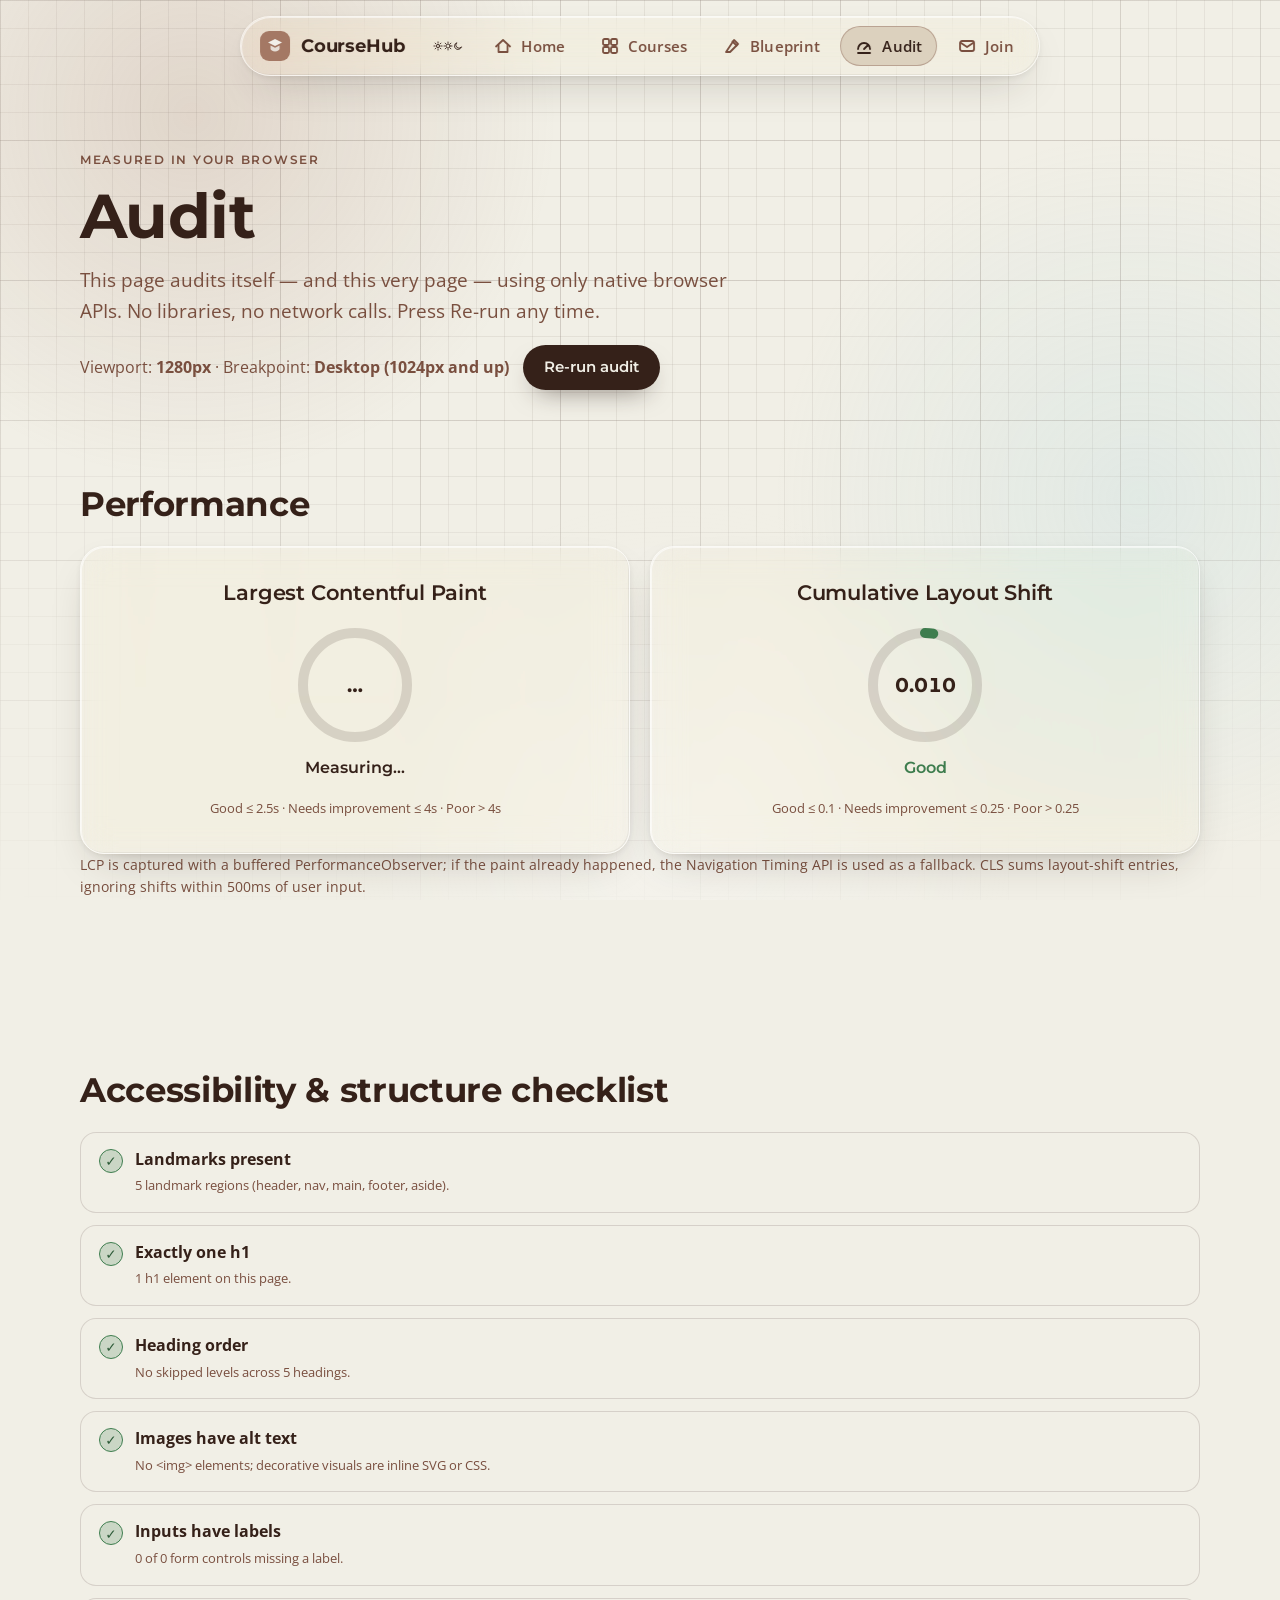
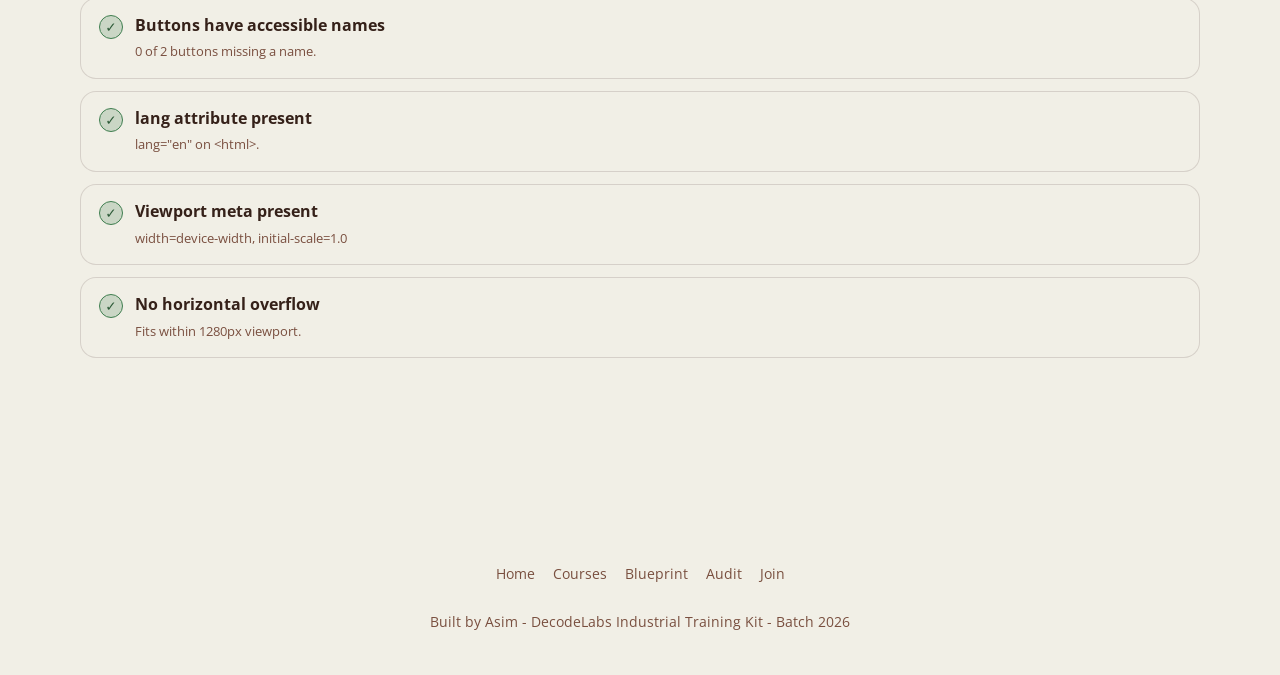
<file: audit.html>
<!DOCTYPE html>
<html lang="en" data-theme="system">
<head>
  <meta charset="UTF-8">
  <meta name="viewport" content="width=device-width, initial-scale=1.0">
  <title>Audit — CourseHub</title>
  <meta name="description" content="Live in-page audit of CourseHub: LCP and CLS measured with PerformanceObserver plus DOM accessibility checks, gauges and a pass/fail checklist.">
  <meta name="theme-color" media="(prefers-color-scheme: light)" content="#F2F0EA">
  <meta name="theme-color" media="(prefers-color-scheme: dark)" content="#1D140F">
  <meta property="og:type" content="website">
  <meta property="og:title" content="Audit — CourseHub">
  <meta property="og:description" content="Live performance and accessibility audit of CourseHub, measured in your browser.">
  <meta property="og:image" content="assets/og-cover.png">
  <meta name="twitter:card" content="summary_large_image">
  <meta name="twitter:title" content="Audit — CourseHub">
  <meta name="twitter:description" content="Live performance and accessibility audit of CourseHub, measured in your browser.">
  <meta name="twitter:image" content="assets/og-cover.png">
  <link rel="icon" type="image/svg+xml" href="assets/favicon.svg">
  <link rel="preconnect" href="https://fonts.googleapis.com">
  <link rel="preconnect" href="https://fonts.gstatic.com" crossorigin>
  <link href="https://fonts.googleapis.com/css2?family=Montserrat:wght@600;700&family=Open+Sans:wght@400;600&display=swap" rel="stylesheet">
  <link rel="stylesheet" href="css/styles.css">
  <script>
    (function () {
      try {
        var t = localStorage.getItem("coursehub-theme");
        if (t === "light" || t === "dark" || t === "system") {
          document.documentElement.setAttribute("data-theme", t);
        }
      } catch (e) { /* storage unavailable: fall back to system */ }
    })();
  </script>
</head>
<body data-page="audit">
  <div class="nav-sentinel" aria-hidden="true"></div>
  <a class="skip-link" href="#main">Skip to main content</a>

  <div class="bg" aria-hidden="true">
    <div class="blob blob-1"></div>
    <div class="blob blob-2"></div>
    <div class="blob blob-3"></div>
    <div class="blueprint-grid"></div>
    <div class="device-frames">
      <figure class="device-frame" data-device="mobile">
        <div class="frame frame-phone"></div>
        <figcaption class="device-label">Mobile — below 768px</figcaption>
      </figure>
      <figure class="device-frame" data-device="tablet">
        <div class="frame frame-tablet"></div>
        <figcaption class="device-label">Tablet — 768px and up</figcaption>
      </figure>
      <figure class="device-frame" data-device="desktop">
        <div class="frame frame-desktop"></div>
        <figcaption class="device-label">Desktop — 1024px and up</figcaption>
      </figure>
    </div>
  </div>

  <header class="site-header">
    <div class="brand-bar glass">
      <a class="brand" href="index.html" aria-label="CourseHub — home">
        <svg class="brand-mark" width="32" height="32" viewBox="0 0 32 32" aria-hidden="true">
          <rect x="1" y="1" width="30" height="30" rx="9" fill="#A47864"/>
          <path d="M9 12.5 16 9l7 3.5-7 3.5-7-3.5Z" fill="#F2F0EA"/>
          <path d="M11.5 15.6v3.2c0 1.2 2 2.7 4.5 2.7s4.5-1.5 4.5-2.7v-3.2l-4.5 2.2-4.5-2.2Z" fill="#F2F0EA" opacity=".85"/>
        </svg>
        <span class="brand-name">CourseHub</span>
      </a>
      <button class="theme-toggle" id="theme-toggle" type="button" aria-label="Theme: system. Activate to switch theme.">
        <svg class="icon icon-auto" width="20" height="20" viewBox="0 0 20 20" fill="none" stroke="currentColor" stroke-width="1.8" stroke-linecap="round" aria-hidden="true">
          <circle cx="10" cy="10" r="3.2"/><path d="M10 1.8v2.4M10 15.8v2.4M1.8 10h2.4M15.8 10h2.4M4.2 4.2l1.7 1.7M14.1 14.1l1.7 1.7M15.8 4.2l-1.7 1.7M5.9 14.1l-1.7 1.7"/>
        </svg>
        <svg class="icon icon-sun" width="20" height="20" viewBox="0 0 20 20" fill="none" stroke="currentColor" stroke-width="1.8" stroke-linecap="round" aria-hidden="true" hidden>
          <circle cx="10" cy="10" r="4"/><path d="M10 2v2M10 16v2M2 10h2M16 10h2M4.3 4.3l1.4 1.4M14.3 14.3l1.4 1.4M15.7 4.3l-1.4 1.4M5.7 14.3l-1.4 1.4"/>
        </svg>
        <svg class="icon icon-moon" width="20" height="20" viewBox="0 0 20 20" fill="none" stroke="currentColor" stroke-width="1.8" stroke-linecap="round" stroke-linejoin="round" aria-hidden="true" hidden>
          <path d="M16.5 12.5A7 7 0 1 1 7.5 3.5a5.6 5.6 0 0 0 9 9Z"/>
        </svg>
      </button>
    </div>
    <nav class="main-nav glass" aria-label="Primary">
      <ul>
        <li>
          <a href="index.html">
            <span class="capsule" aria-hidden="true"></span>
            <svg class="nav-icon" width="20" height="20" viewBox="0 0 20 20" fill="none" stroke="currentColor" stroke-width="1.8" stroke-linecap="round" stroke-linejoin="round" aria-hidden="true"><path d="M3 10.5 10 4l7 6.5"/><path d="M5.5 9.5V16h9V9.5"/></svg>
            <span class="nav-label">Home</span>
          </a>
        </li>
        <li>
          <a href="courses.html">
            <span class="capsule" aria-hidden="true"></span>
            <svg class="nav-icon" width="20" height="20" viewBox="0 0 20 20" fill="none" stroke="currentColor" stroke-width="1.8" stroke-linecap="round" stroke-linejoin="round" aria-hidden="true"><rect x="3" y="3" width="6" height="6" rx="1.5"/><rect x="11" y="3" width="6" height="6" rx="1.5"/><rect x="3" y="11" width="6" height="6" rx="1.5"/><rect x="11" y="11" width="6" height="6" rx="1.5"/></svg>
            <span class="nav-label">Courses</span>
          </a>
        </li>
        <li>
          <a href="blueprint.html">
            <span class="capsule" aria-hidden="true"></span>
            <svg class="nav-icon" width="20" height="20" viewBox="0 0 20 20" fill="none" stroke="currentColor" stroke-width="1.8" stroke-linecap="round" stroke-linejoin="round" aria-hidden="true"><path d="M4 16 12 4l4 4-8 8H4v-0Z"/><path d="M10.5 5.5l4 4"/></svg>
            <span class="nav-label">Blueprint</span>
          </a>
        </li>
        <li>
          <a href="audit.html" aria-current="page">
            <span class="capsule" aria-hidden="true"></span>
            <svg class="nav-icon" width="20" height="20" viewBox="0 0 20 20" fill="none" stroke="currentColor" stroke-width="1.8" stroke-linecap="round" stroke-linejoin="round" aria-hidden="true"><path d="M4 13a6 6 0 1 1 12 0"/><path d="M10 13l3.5-3.5"/><path d="M4 17h12"/></svg>
            <span class="nav-label">Audit</span>
          </a>
        </li>
        <li>
          <a href="join.html">
            <span class="capsule" aria-hidden="true"></span>
            <svg class="nav-icon" width="20" height="20" viewBox="0 0 20 20" fill="none" stroke="currentColor" stroke-width="1.8" stroke-linecap="round" stroke-linejoin="round" aria-hidden="true"><rect x="3" y="5" width="14" height="10" rx="2"/><path d="m4 7 6 4 6-4"/></svg>
            <span class="nav-label">Join</span>
          </a>
        </li>
      </ul>
    </nav>
  </header>

  <main id="main" tabindex="-1">
    <div class="wrap">
      <div class="page-head">
        <p class="eyebrow">Measured in your browser</p>
        <h1>Audit</h1>
        <p class="lede">This page audits itself — and this very page — using only native browser APIs. No libraries, no network calls. Press Re-run any time.</p>
        <div class="audit-meta">
          <p>Viewport: <strong id="viewport-width">—</strong> · Breakpoint: <strong id="breakpoint-name">—</strong></p>
          <button class="btn btn-primary btn-small" type="button" id="rerun-audit">Re-run audit</button>
        </div>
      </div>

      <section class="section" aria-labelledby="perf-title">
        <h2 id="perf-title" class="section-title">Performance</h2>
        <div class="gauges">
          <article class="glass card gauge" aria-labelledby="lcp-title">
            <h3 id="lcp-title">Largest Contentful Paint</h3>
            <div class="gauge-ring" role="img" id="lcp-ring" aria-label="LCP: measuring…">
              <svg width="120" height="120" viewBox="0 0 120 120" aria-hidden="true">
                <circle class="ring-track" cx="60" cy="60" r="52"/>
                <circle class="ring-value" id="lcp-arc" cx="60" cy="60" r="52"/>
              </svg>
              <span class="gauge-num" id="lcp-value">…</span>
            </div>
            <p class="gauge-rating" id="lcp-rating">Measuring…</p>
            <p class="gauge-note">Good ≤ 2.5s · Needs improvement ≤ 4s · Poor &gt; 4s</p>
          </article>
          <article class="glass card gauge" aria-labelledby="cls-title">
            <h3 id="cls-title">Cumulative Layout Shift</h3>
            <div class="gauge-ring" role="img" id="cls-ring" aria-label="CLS: measuring…">
              <svg width="120" height="120" viewBox="0 0 120 120" aria-hidden="true">
                <circle class="ring-track" cx="60" cy="60" r="52"/>
                <circle class="ring-value" id="cls-arc" cx="60" cy="60" r="52"/>
              </svg>
              <span class="gauge-num" id="cls-value">…</span>
            </div>
            <p class="gauge-rating" id="cls-rating">Measuring…</p>
            <p class="gauge-note">Good ≤ 0.1 · Needs improvement ≤ 0.25 · Poor &gt; 0.25</p>
          </article>
        </div>
        <p class="fine-print">LCP is captured with a buffered PerformanceObserver; if the paint already happened, the Navigation Timing API is used as a fallback. CLS sums layout-shift entries, ignoring shifts within 500ms of user input.</p>
      </section>

      <section class="section" aria-labelledby="dom-title">
        <h2 id="dom-title" class="section-title">Accessibility &amp; structure checklist</h2>
        <ul class="checklist" id="dom-checklist" aria-busy="true">
          <li>Running checks…</li>
        </ul>
      </section>
    </div>
  </main>

  <footer class="site-footer">
    <nav aria-label="Footer">
      <ul>
        <li><a href="index.html">Home</a></li>
        <li><a href="courses.html">Courses</a></li>
        <li><a href="blueprint.html">Blueprint</a></li>
        <li><a href="audit.html">Audit</a></li>
        <li><a href="join.html">Join</a></li>
      </ul>
    </nav>
    <p>Built by Asim - DecodeLabs Industrial Training Kit - Batch 2026</p>
  </footer>

  <div class="toast-stack" id="toast-stack" aria-live="polite"></div>

  <svg width="0" height="0" style="position:absolute" aria-hidden="true" focusable="false">
    <defs>
      <filter id="liquid" x="-20%" y="-20%" width="140%" height="140%">
        <feTurbulence type="fractalNoise" baseFrequency="0.008 0.012" numOctaves="2" seed="7" result="noise"/>
        <feDisplacementMap in="SourceGraphic" in2="noise" scale="18" xChannelSelector="R" yChannelSelector="G"/>
      </filter>
    </defs>
  </svg>

  <script src="js/data.js" defer></script>
  <script src="js/app.js" defer></script>
  <script src="js/audit.js" defer></script>
</body>
</html>
</file>
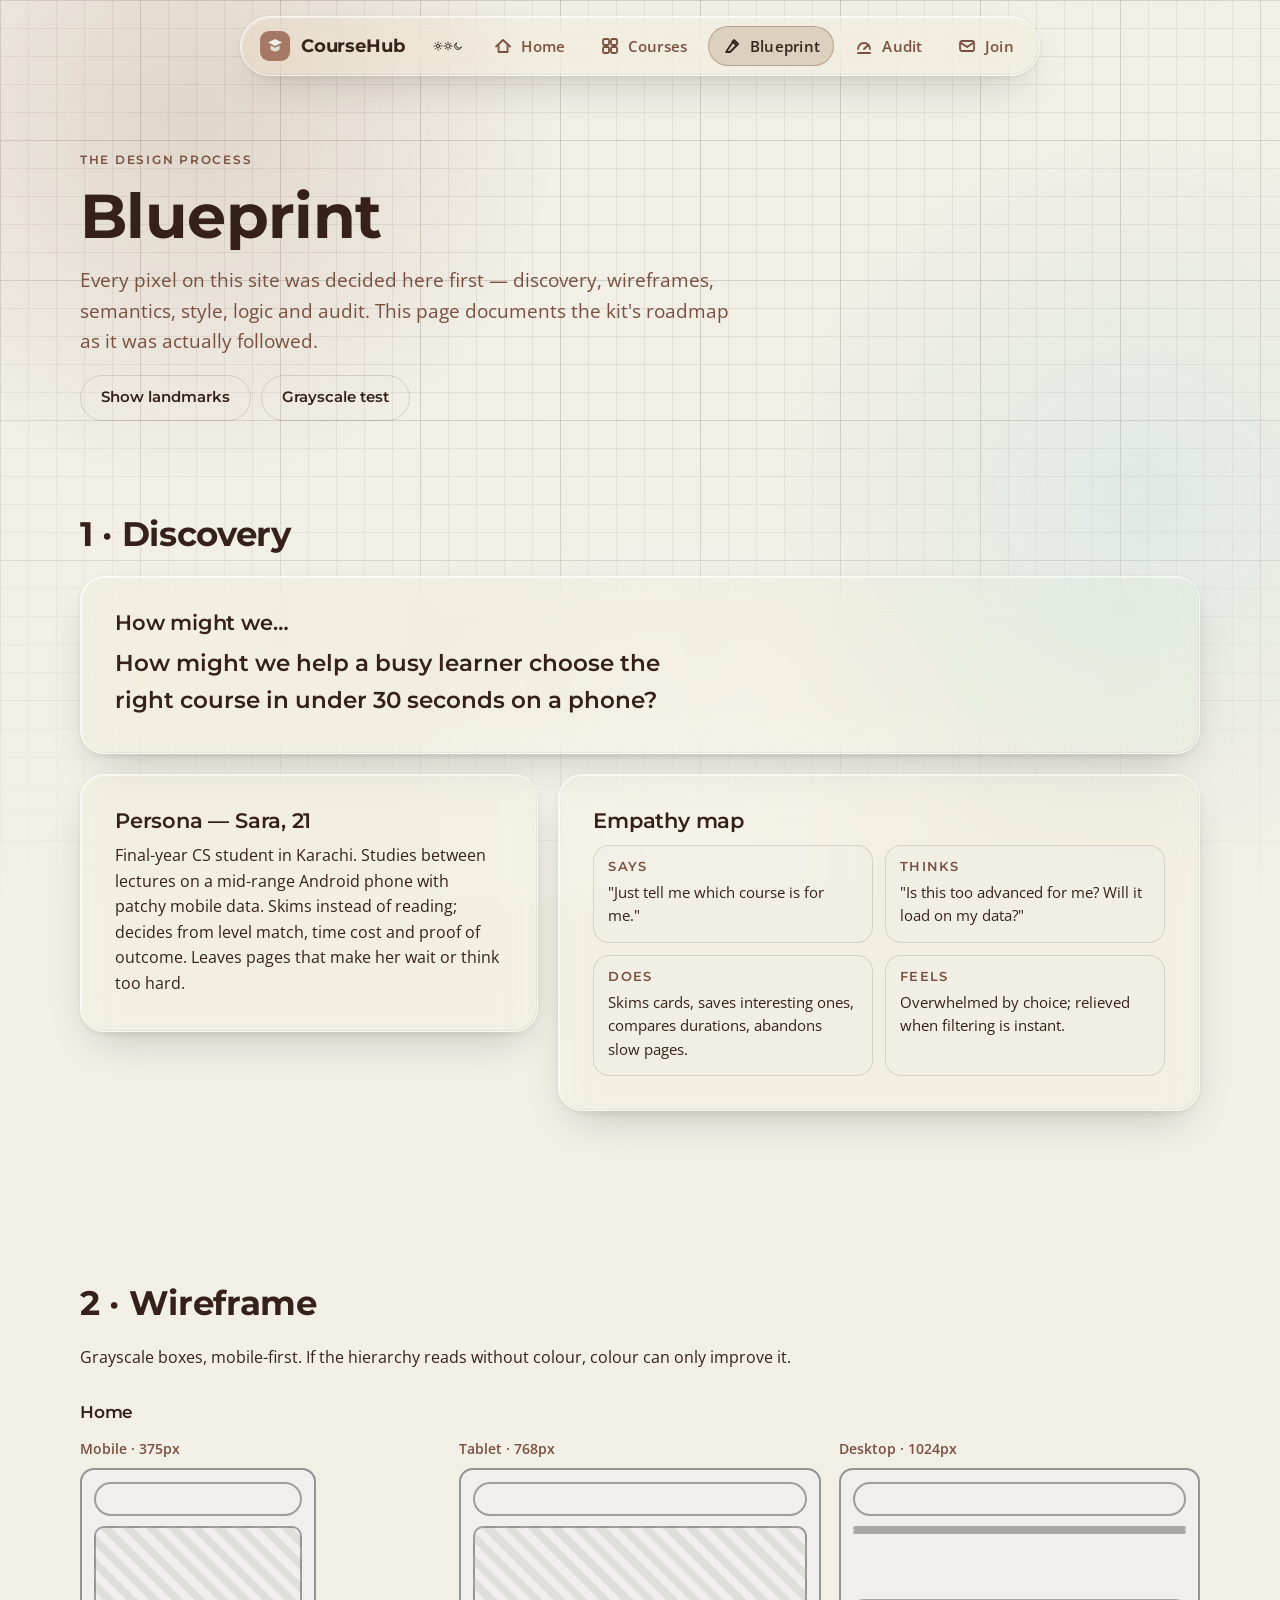
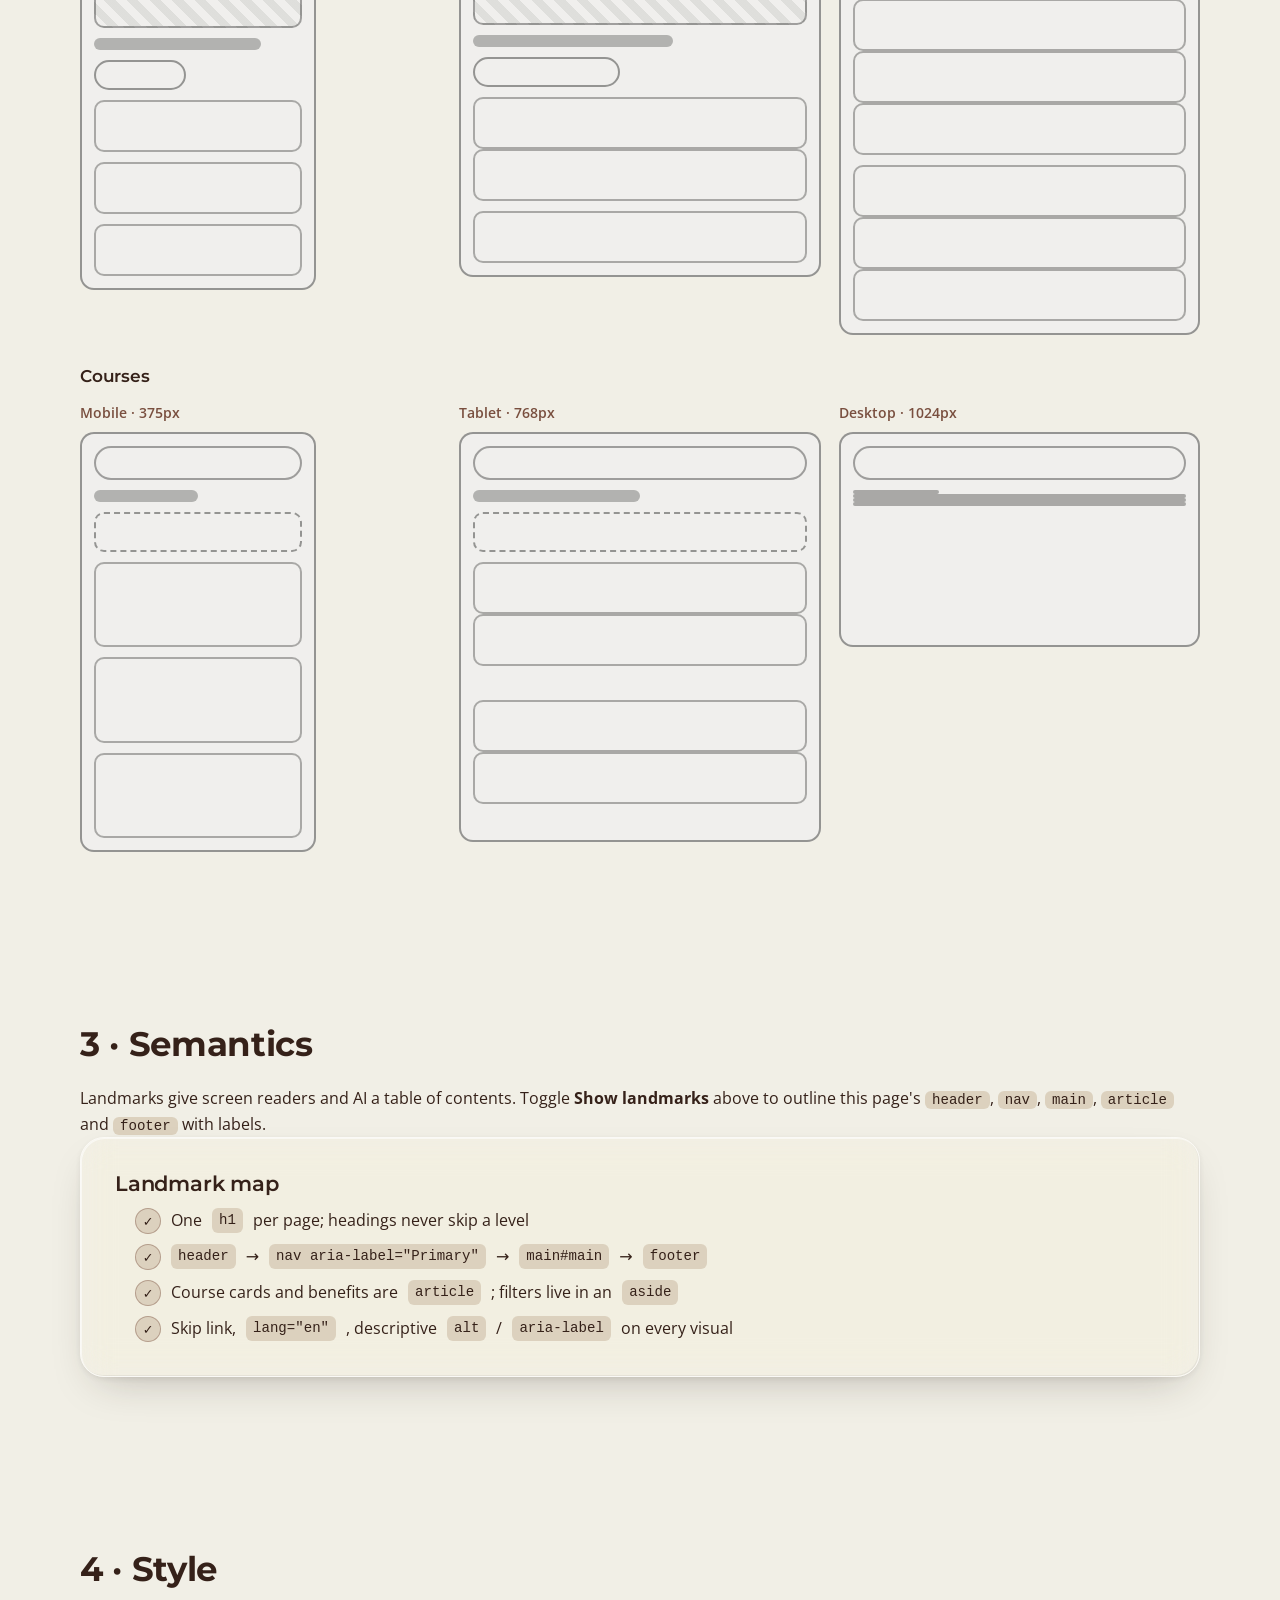
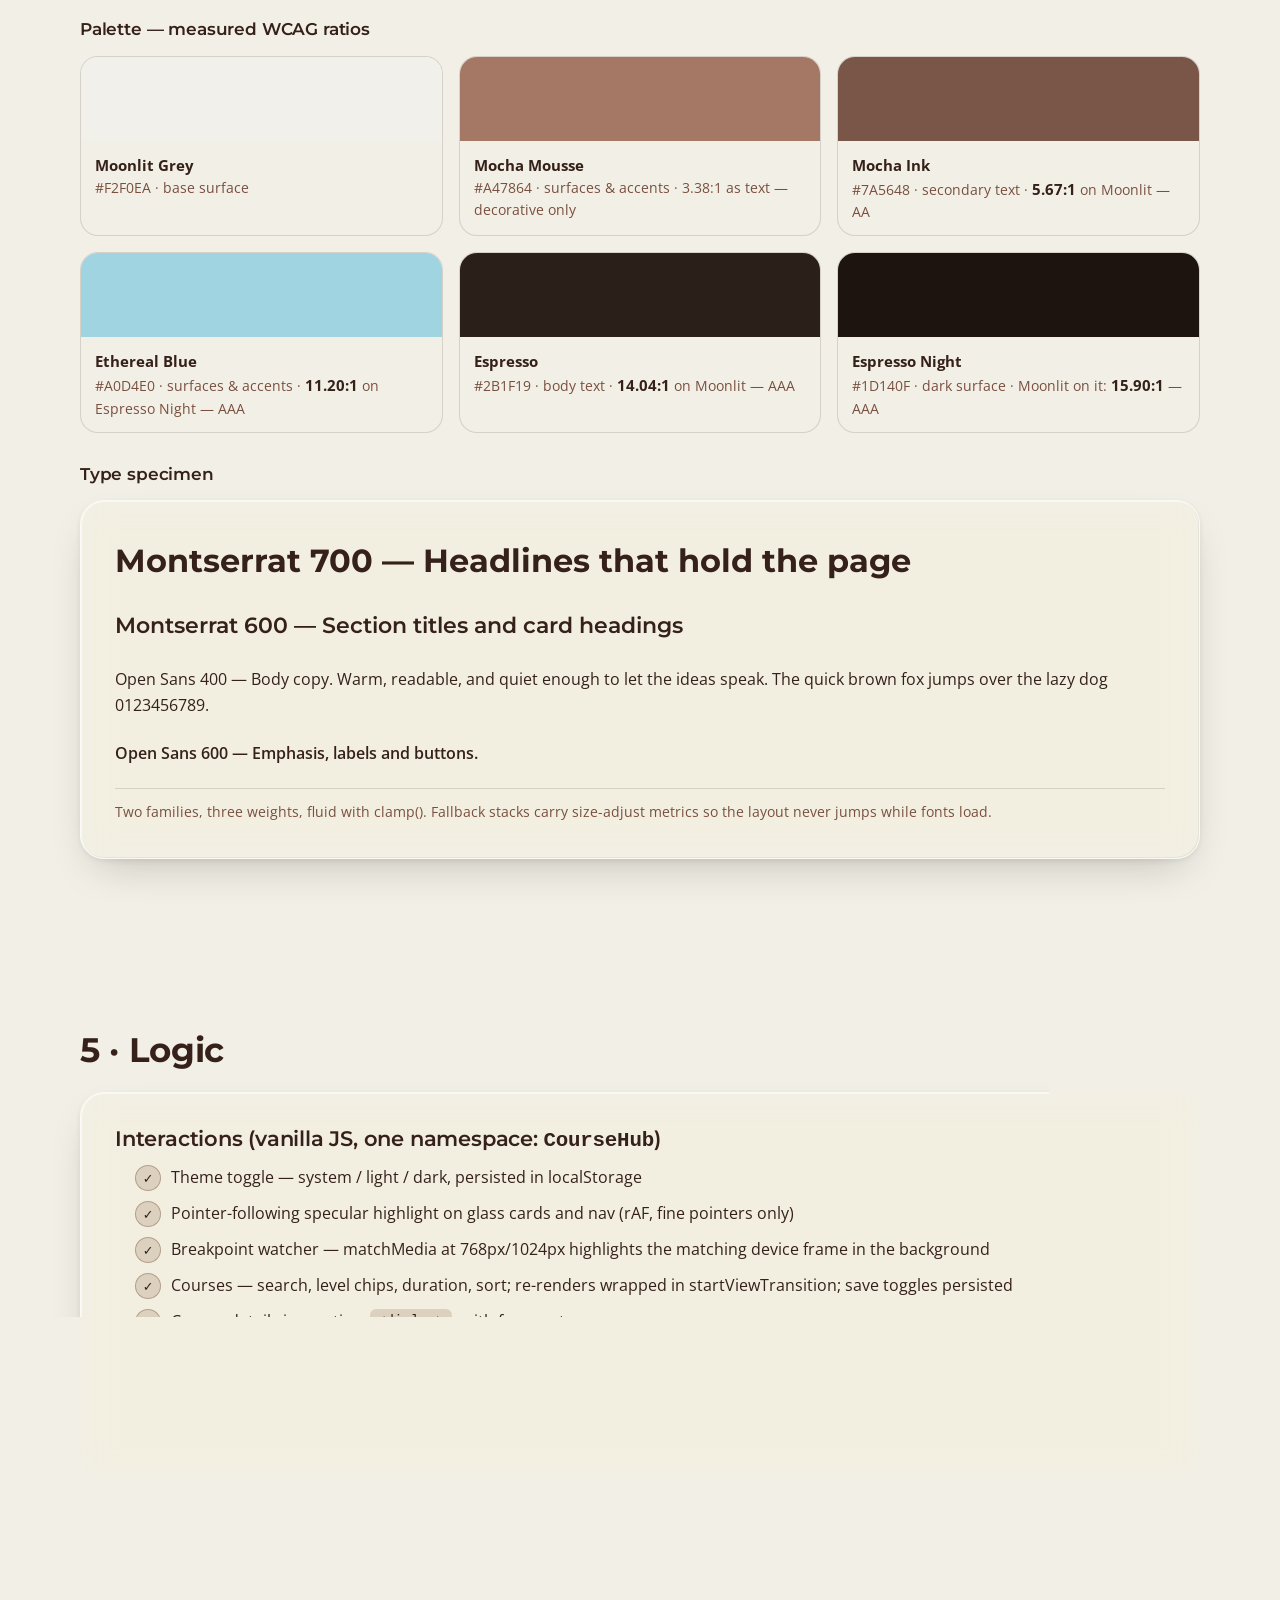
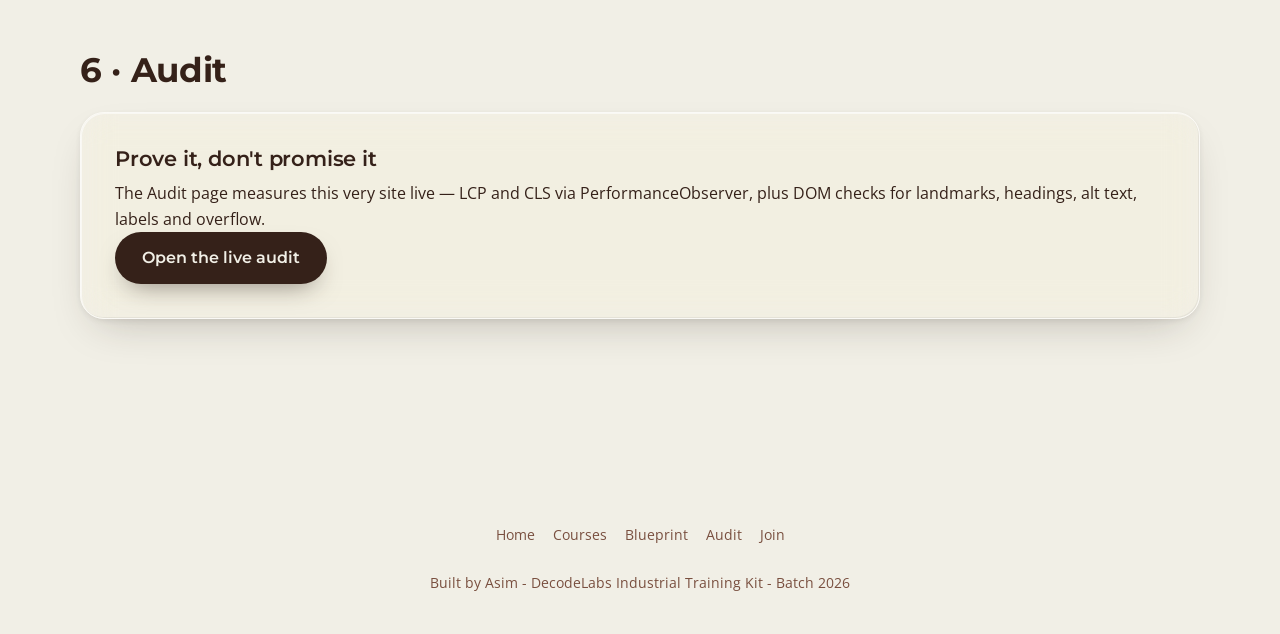
<file: blueprint.html>
<!DOCTYPE html>
<html lang="en" data-theme="system">
<head>
  <meta charset="UTF-8">
  <meta name="viewport" content="width=device-width, initial-scale=1.0">
  <title>Blueprint — CourseHub</title>
  <meta name="description" content="The CourseHub design process: discovery, grayscale wireframes, semantic landmarks, the warm palette with measured contrast ratios, type specimen, interactions and audit.">
  <meta name="theme-color" media="(prefers-color-scheme: light)" content="#F2F0EA">
  <meta name="theme-color" media="(prefers-color-scheme: dark)" content="#1D140F">
  <meta property="og:type" content="website">
  <meta property="og:title" content="Blueprint — CourseHub">
  <meta property="og:description" content="How CourseHub was designed: discovery, wireframes, semantics, style, logic and audit.">
  <meta property="og:image" content="assets/og-cover.png">
  <meta name="twitter:card" content="summary_large_image">
  <meta name="twitter:title" content="Blueprint — CourseHub">
  <meta name="twitter:description" content="How CourseHub was designed: discovery, wireframes, semantics, style, logic and audit.">
  <meta name="twitter:image" content="assets/og-cover.png">
  <link rel="icon" type="image/svg+xml" href="assets/favicon.svg">
  <link rel="preconnect" href="https://fonts.googleapis.com">
  <link rel="preconnect" href="https://fonts.gstatic.com" crossorigin>
  <link href="https://fonts.googleapis.com/css2?family=Montserrat:wght@600;700&family=Open+Sans:wght@400;600&display=swap" rel="stylesheet">
  <link rel="stylesheet" href="css/styles.css">
  <script>
    (function () {
      try {
        var t = localStorage.getItem("coursehub-theme");
        if (t === "light" || t === "dark" || t === "system") {
          document.documentElement.setAttribute("data-theme", t);
        }
      } catch (e) { /* storage unavailable: fall back to system */ }
    })();
  </script>
</head>
<body data-page="blueprint">
  <div class="nav-sentinel" aria-hidden="true"></div>
  <a class="skip-link" href="#main">Skip to main content</a>

  <div class="bg" aria-hidden="true">
    <div class="blob blob-1"></div>
    <div class="blob blob-2"></div>
    <div class="blob blob-3"></div>
    <div class="blueprint-grid"></div>
    <div class="device-frames">
      <figure class="device-frame" data-device="mobile">
        <div class="frame frame-phone"></div>
        <figcaption class="device-label">Mobile — below 768px</figcaption>
      </figure>
      <figure class="device-frame" data-device="tablet">
        <div class="frame frame-tablet"></div>
        <figcaption class="device-label">Tablet — 768px and up</figcaption>
      </figure>
      <figure class="device-frame" data-device="desktop">
        <div class="frame frame-desktop"></div>
        <figcaption class="device-label">Desktop — 1024px and up</figcaption>
      </figure>
    </div>
  </div>

  <header class="site-header">
    <div class="brand-bar glass">
      <a class="brand" href="index.html" aria-label="CourseHub — home">
        <svg class="brand-mark" width="32" height="32" viewBox="0 0 32 32" aria-hidden="true">
          <rect x="1" y="1" width="30" height="30" rx="9" fill="#A47864"/>
          <path d="M9 12.5 16 9l7 3.5-7 3.5-7-3.5Z" fill="#F2F0EA"/>
          <path d="M11.5 15.6v3.2c0 1.2 2 2.7 4.5 2.7s4.5-1.5 4.5-2.7v-3.2l-4.5 2.2-4.5-2.2Z" fill="#F2F0EA" opacity=".85"/>
        </svg>
        <span class="brand-name">CourseHub</span>
      </a>
      <button class="theme-toggle" id="theme-toggle" type="button" aria-label="Theme: system. Activate to switch theme.">
        <svg class="icon icon-auto" width="20" height="20" viewBox="0 0 20 20" fill="none" stroke="currentColor" stroke-width="1.8" stroke-linecap="round" aria-hidden="true">
          <circle cx="10" cy="10" r="3.2"/><path d="M10 1.8v2.4M10 15.8v2.4M1.8 10h2.4M15.8 10h2.4M4.2 4.2l1.7 1.7M14.1 14.1l1.7 1.7M15.8 4.2l-1.7 1.7M5.9 14.1l-1.7 1.7"/>
        </svg>
        <svg class="icon icon-sun" width="20" height="20" viewBox="0 0 20 20" fill="none" stroke="currentColor" stroke-width="1.8" stroke-linecap="round" aria-hidden="true" hidden>
          <circle cx="10" cy="10" r="4"/><path d="M10 2v2M10 16v2M2 10h2M16 10h2M4.3 4.3l1.4 1.4M14.3 14.3l1.4 1.4M15.7 4.3l-1.4 1.4M5.7 14.3l-1.4 1.4"/>
        </svg>
        <svg class="icon icon-moon" width="20" height="20" viewBox="0 0 20 20" fill="none" stroke="currentColor" stroke-width="1.8" stroke-linecap="round" stroke-linejoin="round" aria-hidden="true" hidden>
          <path d="M16.5 12.5A7 7 0 1 1 7.5 3.5a5.6 5.6 0 0 0 9 9Z"/>
        </svg>
      </button>
    </div>
    <nav class="main-nav glass" aria-label="Primary">
      <ul>
        <li>
          <a href="index.html">
            <span class="capsule" aria-hidden="true"></span>
            <svg class="nav-icon" width="20" height="20" viewBox="0 0 20 20" fill="none" stroke="currentColor" stroke-width="1.8" stroke-linecap="round" stroke-linejoin="round" aria-hidden="true"><path d="M3 10.5 10 4l7 6.5"/><path d="M5.5 9.5V16h9V9.5"/></svg>
            <span class="nav-label">Home</span>
          </a>
        </li>
        <li>
          <a href="courses.html">
            <span class="capsule" aria-hidden="true"></span>
            <svg class="nav-icon" width="20" height="20" viewBox="0 0 20 20" fill="none" stroke="currentColor" stroke-width="1.8" stroke-linecap="round" stroke-linejoin="round" aria-hidden="true"><rect x="3" y="3" width="6" height="6" rx="1.5"/><rect x="11" y="3" width="6" height="6" rx="1.5"/><rect x="3" y="11" width="6" height="6" rx="1.5"/><rect x="11" y="11" width="6" height="6" rx="1.5"/></svg>
            <span class="nav-label">Courses</span>
          </a>
        </li>
        <li>
          <a href="blueprint.html" aria-current="page">
            <span class="capsule" aria-hidden="true"></span>
            <svg class="nav-icon" width="20" height="20" viewBox="0 0 20 20" fill="none" stroke="currentColor" stroke-width="1.8" stroke-linecap="round" stroke-linejoin="round" aria-hidden="true"><path d="M4 16 12 4l4 4-8 8H4v-0Z"/><path d="M10.5 5.5l4 4"/></svg>
            <span class="nav-label">Blueprint</span>
          </a>
        </li>
        <li>
          <a href="audit.html">
            <span class="capsule" aria-hidden="true"></span>
            <svg class="nav-icon" width="20" height="20" viewBox="0 0 20 20" fill="none" stroke="currentColor" stroke-width="1.8" stroke-linecap="round" stroke-linejoin="round" aria-hidden="true"><path d="M4 13a6 6 0 1 1 12 0"/><path d="M10 13l3.5-3.5"/><path d="M4 17h12"/></svg>
            <span class="nav-label">Audit</span>
          </a>
        </li>
        <li>
          <a href="join.html">
            <span class="capsule" aria-hidden="true"></span>
            <svg class="nav-icon" width="20" height="20" viewBox="0 0 20 20" fill="none" stroke="currentColor" stroke-width="1.8" stroke-linecap="round" stroke-linejoin="round" aria-hidden="true"><rect x="3" y="5" width="14" height="10" rx="2"/><path d="m4 7 6 4 6-4"/></svg>
            <span class="nav-label">Join</span>
          </a>
        </li>
      </ul>
    </nav>
  </header>

  <main id="main" tabindex="-1">
    <div class="wrap">
      <div class="page-head">
        <p class="eyebrow">The design process</p>
        <h1>Blueprint</h1>
        <p class="lede">Every pixel on this site was decided here first — discovery, wireframes, semantics, style, logic and audit. This page documents the kit's roadmap as it was actually followed.</p>
        <div class="toggle-row">
          <button class="btn btn-ghost btn-small" type="button" id="landmarks-toggle" aria-pressed="false">Show landmarks</button>
          <button class="btn btn-ghost btn-small" type="button" id="grayscale-toggle" aria-pressed="false">Grayscale test</button>
        </div>
      </div>

      <!-- DISCOVERY -->
      <section class="section" aria-labelledby="discovery-title">
        <h2 id="discovery-title" class="section-title">1 · Discovery</h2>
        <article class="glass card">
          <h3>How might we…</h3>
          <p class="hmw">How might we help a busy learner choose the right course in under 30 seconds on a phone?</p>
        </article>
        <div class="two-col">
          <article class="glass card">
            <h3>Persona — Sara, 21</h3>
            <p>Final-year CS student in Karachi. Studies between lectures on a mid-range Android phone with patchy mobile data. Skims instead of reading; decides from level match, time cost and proof of outcome. Leaves pages that make her wait or think too hard.</p>
          </article>
          <article class="glass card">
            <h3>Empathy map</h3>
            <div class="empathy">
              <div class="empathy-cell"><h4>Says</h4><p>"Just tell me which course is for me."</p></div>
              <div class="empathy-cell"><h4>Thinks</h4><p>"Is this too advanced for me? Will it load on my data?"</p></div>
              <div class="empathy-cell"><h4>Does</h4><p>Skims cards, saves interesting ones, compares durations, abandons slow pages.</p></div>
              <div class="empathy-cell"><h4>Feels</h4><p>Overwhelmed by choice; relieved when filtering is instant.</p></div>
            </div>
          </article>
        </div>
      </section>

      <!-- WIREFRAME -->
      <section class="section" aria-labelledby="wireframe-title">
        <h2 id="wireframe-title" class="section-title">2 · Wireframe</h2>
        <p>Grayscale boxes, mobile-first. If the hierarchy reads without colour, colour can only improve it.</p>
        <h3 class="subhead">Home</h3>
        <div class="wire-row">
          <figure class="wireframe">
            <figcaption>Mobile · 375px</figcaption>
            <div class="wf wf-mobile" aria-hidden="true">
              <span class="wf-nav"></span><span class="wf-hero"></span><span class="wf-line w80"></span>
              <span class="wf-btn"></span><span class="wf-block"></span><span class="wf-block"></span><span class="wf-block"></span>
            </div>
          </figure>
          <figure class="wireframe">
            <figcaption>Tablet · 768px</figcaption>
            <div class="wf wf-tablet" aria-hidden="true">
              <span class="wf-nav"></span><span class="wf-hero"></span><span class="wf-line w60"></span>
              <span class="wf-btn"></span><span class="wf-cols"><i></i><i></i></span><span class="wf-block"></span>
            </div>
          </figure>
          <figure class="wireframe">
            <figcaption>Desktop · 1024px</figcaption>
            <div class="wf wf-desktop" aria-hidden="true">
              <span class="wf-nav"></span><span class="wf-hero-split"><i></i><i></i></span>
              <span class="wf-cols"><i></i><i></i><i></i></span><span class="wf-cols"><i></i><i></i><i></i></span>
            </div>
          </figure>
        </div>
        <h3 class="subhead">Courses</h3>
        <div class="wire-row">
          <figure class="wireframe">
            <figcaption>Mobile · 375px</figcaption>
            <div class="wf wf-mobile" aria-hidden="true">
              <span class="wf-nav"></span><span class="wf-line w50"></span><span class="wf-filter"></span>
              <span class="wf-block"></span><span class="wf-block"></span><span class="wf-block"></span>
            </div>
          </figure>
          <figure class="wireframe">
            <figcaption>Tablet · 768px</figcaption>
            <div class="wf wf-tablet" aria-hidden="true">
              <span class="wf-nav"></span><span class="wf-line w50"></span><span class="wf-filter"></span>
              <span class="wf-cols"><i></i><i></i></span><span class="wf-cols"><i></i><i></i></span>
            </div>
          </figure>
          <figure class="wireframe">
            <figcaption>Desktop · 1024px</figcaption>
            <div class="wf wf-desktop" aria-hidden="true">
              <span class="wf-nav"></span>
              <span class="wf-split-side"><i class="wf-side"></i><i class="wf-main"><b></b><b></b><b></b></i></span>
            </div>
          </figure>
        </div>
      </section>

      <!-- SEMANTICS -->
      <section class="section" aria-labelledby="semantics-title">
        <h2 id="semantics-title" class="section-title">3 · Semantics</h2>
        <p>Landmarks give screen readers and AI a table of contents. Toggle <strong>Show landmarks</strong> above to outline this page's <code>header</code>, <code>nav</code>, <code>main</code>, <code>article</code> and <code>footer</code> with labels.</p>
        <article class="glass card">
          <h3>Landmark map</h3>
          <ul class="check-list">
            <li>One <code>h1</code> per page; headings never skip a level</li>
            <li><code>header</code> → <code>nav aria-label="Primary"</code> → <code>main#main</code> → <code>footer</code></li>
            <li>Course cards and benefits are <code>article</code>; filters live in an <code>aside</code></li>
            <li>Skip link, <code>lang="en"</code>, descriptive <code>alt</code> / <code>aria-label</code> on every visual</li>
          </ul>
        </article>
      </section>

      <!-- STYLE -->
      <section class="section" aria-labelledby="style-title">
        <h2 id="style-title" class="section-title">4 · Style</h2>
        <h3 class="subhead">Palette — measured WCAG ratios</h3>
        <div class="swatches">
          <figure class="swatch">
            <span class="sw-color" style="background:#F2F0EA"></span>
            <figcaption><strong>Moonlit Grey</strong><br>#F2F0EA · base surface</figcaption>
          </figure>
          <figure class="swatch">
            <span class="sw-color" style="background:#A47864"></span>
            <figcaption><strong>Mocha Mousse</strong><br>#A47864 · surfaces &amp; accents · 3.38:1 as text — decorative only</figcaption>
          </figure>
          <figure class="swatch">
            <span class="sw-color" style="background:#7A5648"></span>
            <figcaption><strong>Mocha Ink</strong><br>#7A5648 · secondary text · <strong>5.67:1</strong> on Moonlit — AA</figcaption>
          </figure>
          <figure class="swatch">
            <span class="sw-color" style="background:#A0D4E0"></span>
            <figcaption><strong>Ethereal Blue</strong><br>#A0D4E0 · surfaces &amp; accents · <strong>11.20:1</strong> on Espresso Night — AAA</figcaption>
          </figure>
          <figure class="swatch">
            <span class="sw-color" style="background:#2B1F19"></span>
            <figcaption><strong>Espresso</strong><br>#2B1F19 · body text · <strong>14.04:1</strong> on Moonlit — AAA</figcaption>
          </figure>
          <figure class="swatch">
            <span class="sw-color" style="background:#1D140F"></span>
            <figcaption><strong>Espresso Night</strong><br>#1D140F · dark surface · Moonlit on it: <strong>15.90:1</strong> — AAA</figcaption>
          </figure>
        </div>
        <h3 class="subhead">Type specimen</h3>
        <article class="glass card type-specimen">
          <p class="spec-h">Montserrat 700 — Headlines that hold the page</p>
          <p class="spec-h2">Montserrat 600 — Section titles and card headings</p>
          <p class="spec-b">Open Sans 400 — Body copy. Warm, readable, and quiet enough to let the ideas speak. The quick brown fox jumps over the lazy dog 0123456789.</p>
          <p class="spec-b spec-strong">Open Sans 600 — Emphasis, labels and buttons.</p>
          <p class="spec-note">Two families, three weights, fluid with clamp(). Fallback stacks carry size-adjust metrics so the layout never jumps while fonts load.</p>
        </article>
      </section>

      <!-- LOGIC -->
      <section class="section" aria-labelledby="logic-title">
        <h2 id="logic-title" class="section-title">5 · Logic</h2>
        <article class="glass card">
          <h3>Interactions (vanilla JS, one namespace: <code>CourseHub</code>)</h3>
          <ul class="check-list">
            <li>Theme toggle — system / light / dark, persisted in localStorage</li>
            <li>Pointer-following specular highlight on glass cards and nav (rAF, fine pointers only)</li>
            <li>Breakpoint watcher — matchMedia at 768px/1024px highlights the matching device frame in the background</li>
            <li>Courses — search, level chips, duration, sort; re-renders wrapped in startViewTransition; save toggles persisted</li>
            <li>Course details in a native <code>&lt;dialog&gt;</code> with focus return</li>
            <li>Join form — Constraint Validation API, inline errors, error summary with focus management</li>
            <li>Home — count-up stats on IntersectionObserver; featured courses rendered from data.js</li>
            <li>Glass toasts for save actions; nav pill condenses on scroll via sentinel observer</li>
          </ul>
        </article>
      </section>

      <!-- AUDIT -->
      <section class="section" aria-labelledby="audit-link-title">
        <h2 id="audit-link-title" class="section-title">6 · Audit</h2>
        <article class="glass card">
          <h3>Prove it, don't promise it</h3>
          <p>The Audit page measures this very site live — LCP and CLS via PerformanceObserver, plus DOM checks for landmarks, headings, alt text, labels and overflow.</p>
          <a class="btn btn-primary" href="audit.html">Open the live audit</a>
        </article>
      </section>
    </div>
  </main>

  <footer class="site-footer">
    <nav aria-label="Footer">
      <ul>
        <li><a href="index.html">Home</a></li>
        <li><a href="courses.html">Courses</a></li>
        <li><a href="blueprint.html">Blueprint</a></li>
        <li><a href="audit.html">Audit</a></li>
        <li><a href="join.html">Join</a></li>
      </ul>
    </nav>
    <p>Built by Asim - DecodeLabs Industrial Training Kit - Batch 2026</p>
  </footer>

  <div class="toast-stack" id="toast-stack" aria-live="polite"></div>

  <svg width="0" height="0" style="position:absolute" aria-hidden="true" focusable="false">
    <defs>
      <filter id="liquid" x="-20%" y="-20%" width="140%" height="140%">
        <feTurbulence type="fractalNoise" baseFrequency="0.008 0.012" numOctaves="2" seed="7" result="noise"/>
        <feDisplacementMap in="SourceGraphic" in2="noise" scale="18" xChannelSelector="R" yChannelSelector="G"/>
      </filter>
    </defs>
  </svg>

  <script src="js/data.js" defer></script>
  <script src="js/app.js" defer></script>
  <script src="js/blueprint.js" defer></script>
</body>
</html>
</file>
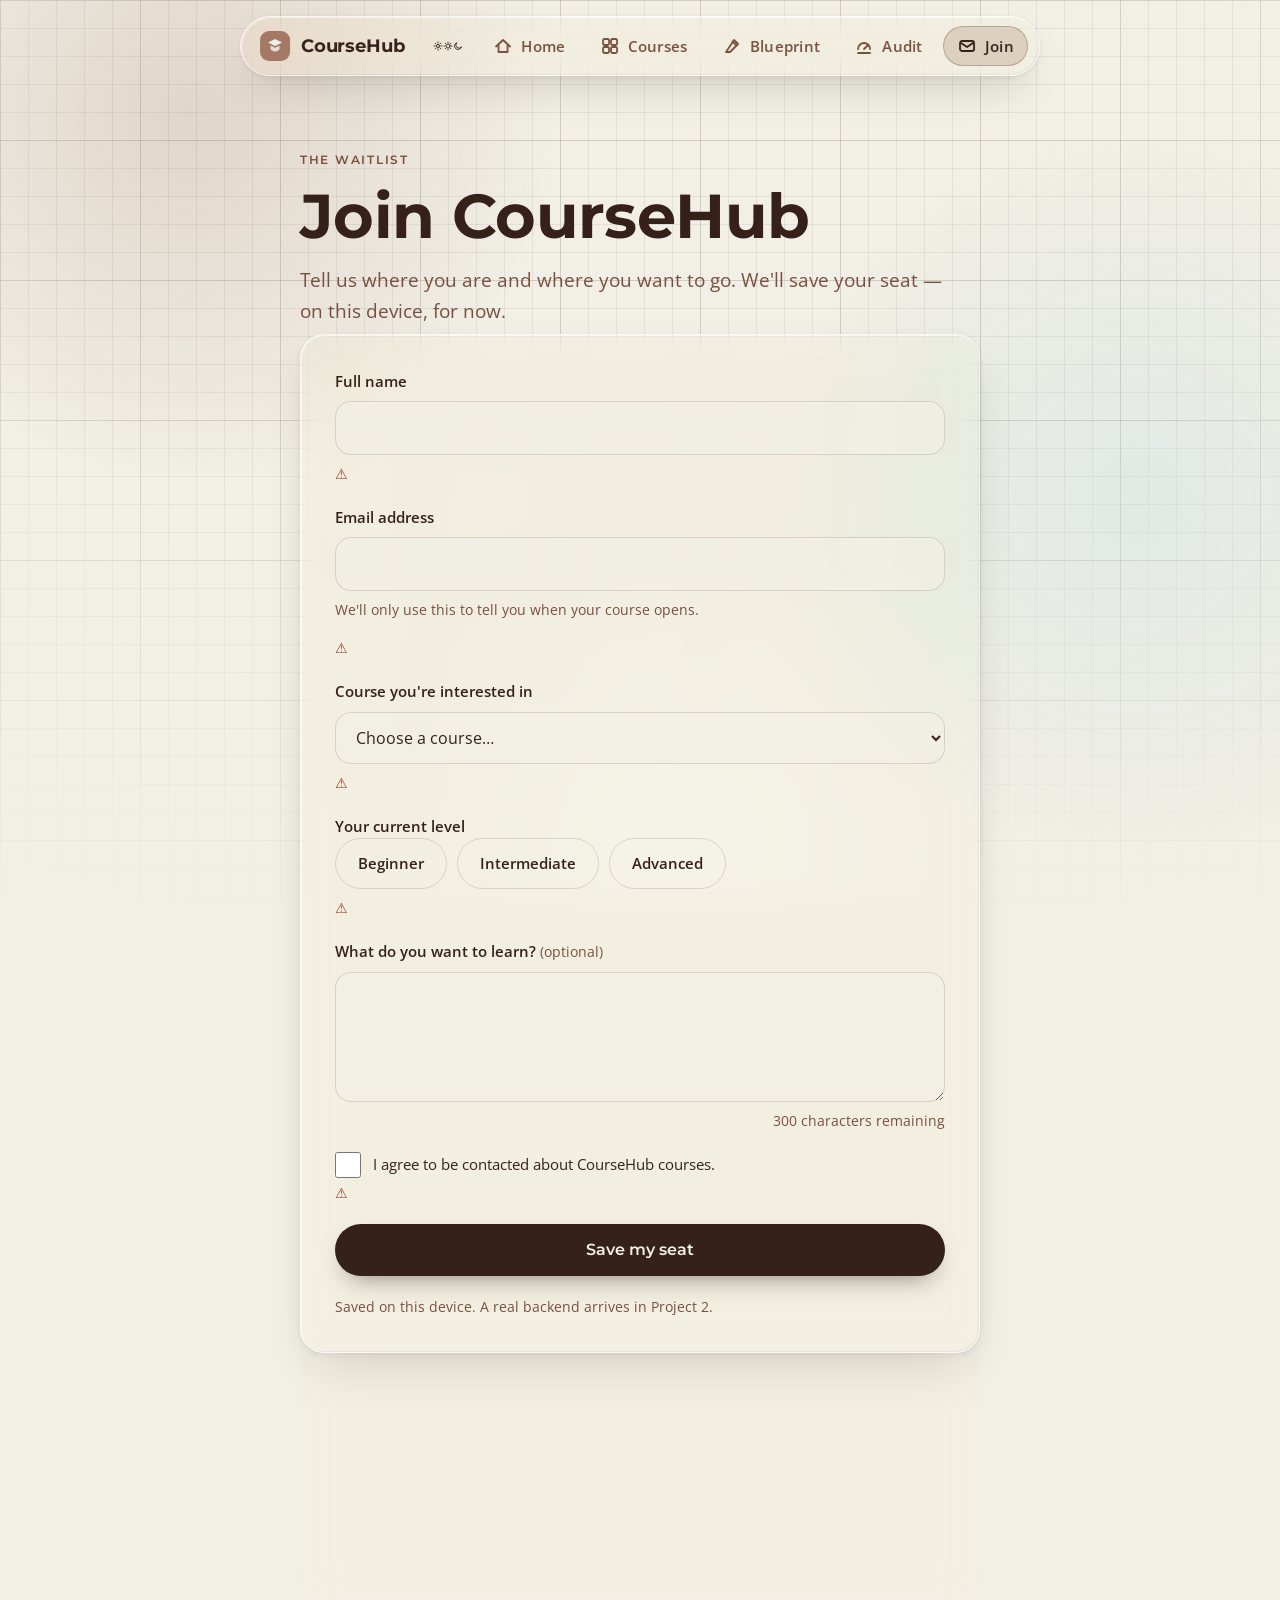
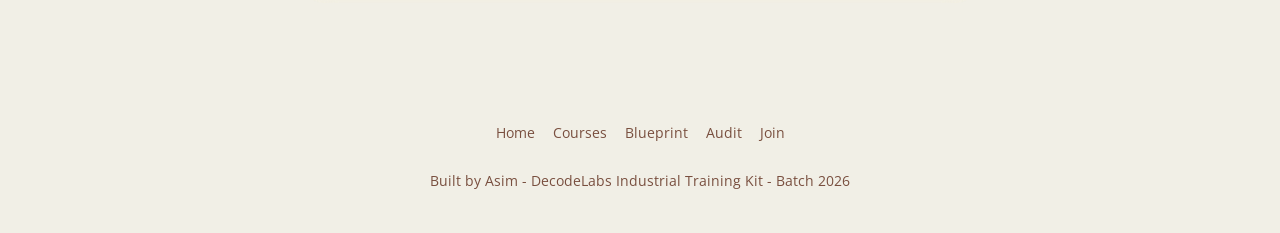
<file: join.html>
<!DOCTYPE html>
<html lang="en" data-theme="system">
<head>
  <meta charset="UTF-8">
  <meta name="viewport" content="width=device-width, initial-scale=1.0">
  <title>Join — CourseHub</title>
  <meta name="description" content="Join the CourseHub waitlist: tell us your name, email, chosen course and level. Saved on your device — a real backend arrives in Project 2.">
  <meta name="theme-color" media="(prefers-color-scheme: light)" content="#F2F0EA">
  <meta name="theme-color" media="(prefers-color-scheme: dark)" content="#1D140F">
  <meta property="og:type" content="website">
  <meta property="og:title" content="Join — CourseHub">
  <meta property="og:description" content="Join the CourseHub waitlist and tell us what you want to learn.">
  <meta property="og:image" content="assets/og-cover.png">
  <meta name="twitter:card" content="summary_large_image">
  <meta name="twitter:title" content="Join — CourseHub">
  <meta name="twitter:description" content="Join the CourseHub waitlist and tell us what you want to learn.">
  <meta name="twitter:image" content="assets/og-cover.png">
  <link rel="icon" type="image/svg+xml" href="assets/favicon.svg">
  <link rel="preconnect" href="https://fonts.googleapis.com">
  <link rel="preconnect" href="https://fonts.gstatic.com" crossorigin>
  <link href="https://fonts.googleapis.com/css2?family=Montserrat:wght@600;700&family=Open+Sans:wght@400;600&display=swap" rel="stylesheet">
  <link rel="stylesheet" href="css/styles.css">
  <script>
    (function () {
      try {
        var t = localStorage.getItem("coursehub-theme");
        if (t === "light" || t === "dark" || t === "system") {
          document.documentElement.setAttribute("data-theme", t);
        }
      } catch (e) { /* storage unavailable: fall back to system */ }
    })();
  </script>
</head>
<body data-page="join">
  <div class="nav-sentinel" aria-hidden="true"></div>
  <a class="skip-link" href="#main">Skip to main content</a>

  <div class="bg" aria-hidden="true">
    <div class="blob blob-1"></div>
    <div class="blob blob-2"></div>
    <div class="blob blob-3"></div>
    <div class="blueprint-grid"></div>
    <div class="device-frames">
      <figure class="device-frame" data-device="mobile">
        <div class="frame frame-phone"></div>
        <figcaption class="device-label">Mobile — below 768px</figcaption>
      </figure>
      <figure class="device-frame" data-device="tablet">
        <div class="frame frame-tablet"></div>
        <figcaption class="device-label">Tablet — 768px and up</figcaption>
      </figure>
      <figure class="device-frame" data-device="desktop">
        <div class="frame frame-desktop"></div>
        <figcaption class="device-label">Desktop — 1024px and up</figcaption>
      </figure>
    </div>
  </div>

  <header class="site-header">
    <div class="brand-bar glass">
      <a class="brand" href="index.html" aria-label="CourseHub — home">
        <svg class="brand-mark" width="32" height="32" viewBox="0 0 32 32" aria-hidden="true">
          <rect x="1" y="1" width="30" height="30" rx="9" fill="#A47864"/>
          <path d="M9 12.5 16 9l7 3.5-7 3.5-7-3.5Z" fill="#F2F0EA"/>
          <path d="M11.5 15.6v3.2c0 1.2 2 2.7 4.5 2.7s4.5-1.5 4.5-2.7v-3.2l-4.5 2.2-4.5-2.2Z" fill="#F2F0EA" opacity=".85"/>
        </svg>
        <span class="brand-name">CourseHub</span>
      </a>
      <button class="theme-toggle" id="theme-toggle" type="button" aria-label="Theme: system. Activate to switch theme.">
        <svg class="icon icon-auto" width="20" height="20" viewBox="0 0 20 20" fill="none" stroke="currentColor" stroke-width="1.8" stroke-linecap="round" aria-hidden="true">
          <circle cx="10" cy="10" r="3.2"/><path d="M10 1.8v2.4M10 15.8v2.4M1.8 10h2.4M15.8 10h2.4M4.2 4.2l1.7 1.7M14.1 14.1l1.7 1.7M15.8 4.2l-1.7 1.7M5.9 14.1l-1.7 1.7"/>
        </svg>
        <svg class="icon icon-sun" width="20" height="20" viewBox="0 0 20 20" fill="none" stroke="currentColor" stroke-width="1.8" stroke-linecap="round" aria-hidden="true" hidden>
          <circle cx="10" cy="10" r="4"/><path d="M10 2v2M10 16v2M2 10h2M16 10h2M4.3 4.3l1.4 1.4M14.3 14.3l1.4 1.4M15.7 4.3l-1.4 1.4M5.7 14.3l-1.4 1.4"/>
        </svg>
        <svg class="icon icon-moon" width="20" height="20" viewBox="0 0 20 20" fill="none" stroke="currentColor" stroke-width="1.8" stroke-linecap="round" stroke-linejoin="round" aria-hidden="true" hidden>
          <path d="M16.5 12.5A7 7 0 1 1 7.5 3.5a5.6 5.6 0 0 0 9 9Z"/>
        </svg>
      </button>
    </div>
    <nav class="main-nav glass" aria-label="Primary">
      <ul>
        <li>
          <a href="index.html">
            <span class="capsule" aria-hidden="true"></span>
            <svg class="nav-icon" width="20" height="20" viewBox="0 0 20 20" fill="none" stroke="currentColor" stroke-width="1.8" stroke-linecap="round" stroke-linejoin="round" aria-hidden="true"><path d="M3 10.5 10 4l7 6.5"/><path d="M5.5 9.5V16h9V9.5"/></svg>
            <span class="nav-label">Home</span>
          </a>
        </li>
        <li>
          <a href="courses.html">
            <span class="capsule" aria-hidden="true"></span>
            <svg class="nav-icon" width="20" height="20" viewBox="0 0 20 20" fill="none" stroke="currentColor" stroke-width="1.8" stroke-linecap="round" stroke-linejoin="round" aria-hidden="true"><rect x="3" y="3" width="6" height="6" rx="1.5"/><rect x="11" y="3" width="6" height="6" rx="1.5"/><rect x="3" y="11" width="6" height="6" rx="1.5"/><rect x="11" y="11" width="6" height="6" rx="1.5"/></svg>
            <span class="nav-label">Courses</span>
          </a>
        </li>
        <li>
          <a href="blueprint.html">
            <span class="capsule" aria-hidden="true"></span>
            <svg class="nav-icon" width="20" height="20" viewBox="0 0 20 20" fill="none" stroke="currentColor" stroke-width="1.8" stroke-linecap="round" stroke-linejoin="round" aria-hidden="true"><path d="M4 16 12 4l4 4-8 8H4v-0Z"/><path d="M10.5 5.5l4 4"/></svg>
            <span class="nav-label">Blueprint</span>
          </a>
        </li>
        <li>
          <a href="audit.html">
            <span class="capsule" aria-hidden="true"></span>
            <svg class="nav-icon" width="20" height="20" viewBox="0 0 20 20" fill="none" stroke="currentColor" stroke-width="1.8" stroke-linecap="round" stroke-linejoin="round" aria-hidden="true"><path d="M4 13a6 6 0 1 1 12 0"/><path d="M10 13l3.5-3.5"/><path d="M4 17h12"/></svg>
            <span class="nav-label">Audit</span>
          </a>
        </li>
        <li>
          <a href="join.html" aria-current="page">
            <span class="capsule" aria-hidden="true"></span>
            <svg class="nav-icon" width="20" height="20" viewBox="0 0 20 20" fill="none" stroke="currentColor" stroke-width="1.8" stroke-linecap="round" stroke-linejoin="round" aria-hidden="true"><rect x="3" y="5" width="14" height="10" rx="2"/><path d="m4 7 6 4 6-4"/></svg>
            <span class="nav-label">Join</span>
          </a>
        </li>
      </ul>
    </nav>
  </header>

  <main id="main" tabindex="-1">
    <div class="wrap narrow">
      <div class="page-head">
        <p class="eyebrow">The waitlist</p>
        <h1>Join CourseHub</h1>
        <p class="lede">Tell us where you are and where you want to go. We'll save your seat — on this device, for now.</p>
      </div>

      <div class="error-summary" id="error-summary" tabindex="-1" role="alert" hidden>
        <h2>There are <span id="error-count">0</span> problems with this form</h2>
        <ul id="error-list"></ul>
      </div>

      <form class="glass card join-form" id="join-form" novalidate>
        <div class="field">
          <label for="name">Full name</label>
          <input type="text" id="name" name="name" autocomplete="name" required minlength="2" aria-describedby="name-error">
          <p class="field-error" id="name-error" hidden></p>
        </div>

        <div class="field">
          <label for="email">Email address</label>
          <input type="email" id="email" name="email" autocomplete="email" required aria-describedby="email-error email-hint">
          <p class="field-hint" id="email-hint">We'll only use this to tell you when your course opens.</p>
          <p class="field-error" id="email-error" hidden></p>
        </div>

        <div class="field">
          <label for="course">Course you're interested in</label>
          <select id="course" name="course" required aria-describedby="course-error">
            <option value="">Choose a course…</option>
          </select>
          <p class="field-error" id="course-error" hidden></p>
        </div>

        <fieldset class="field">
          <legend>Your current level</legend>
          <div class="radio-row" role="radiogroup" aria-label="Your current level" aria-describedby="level-error">
            <label class="radio"><input type="radio" name="level" value="Beginner" required><span>Beginner</span></label>
            <label class="radio"><input type="radio" name="level" value="Intermediate"><span>Intermediate</span></label>
            <label class="radio"><input type="radio" name="level" value="Advanced"><span>Advanced</span></label>
          </div>
          <p class="field-error" id="level-error" hidden></p>
        </fieldset>

        <div class="field">
          <label for="message">What do you want to learn? <span class="optional">(optional)</span></label>
          <textarea id="message" name="message" rows="4" maxlength="300" aria-describedby="message-count"></textarea>
          <p class="field-hint char-count" id="message-count" aria-live="polite">300 characters remaining</p>
        </div>

        <div class="field check-field">
          <input type="checkbox" id="consent" name="consent" required aria-describedby="consent-error">
          <label for="consent">I agree to be contacted about CourseHub courses.</label>
          <p class="field-error" id="consent-error" hidden></p>
        </div>

        <button class="btn btn-primary" type="submit">Save my seat</button>
        <p class="fine-print">Saved on this device. A real backend arrives in Project 2.</p>
      </form>

      <div class="success-panel glass card" id="success-panel" tabindex="-1" hidden>
        <svg width="48" height="48" viewBox="0 0 48 48" fill="none" stroke="#7A5648" stroke-width="2.5" stroke-linecap="round" stroke-linejoin="round" aria-hidden="true">
          <circle cx="24" cy="24" r="20"/><path d="m16 24.5 5.5 5.5L32 19"/>
        </svg>
        <h2>You're on the list, <span id="success-name"></span>.</h2>
        <p id="success-detail" aria-live="polite"></p>
        <p class="fine-print">Saved on this device. A real backend arrives in Project 2.</p>
      </div>
    </div>
  </main>

  <footer class="site-footer">
    <nav aria-label="Footer">
      <ul>
        <li><a href="index.html">Home</a></li>
        <li><a href="courses.html">Courses</a></li>
        <li><a href="blueprint.html">Blueprint</a></li>
        <li><a href="audit.html">Audit</a></li>
        <li><a href="join.html">Join</a></li>
      </ul>
    </nav>
    <p>Built by Asim - DecodeLabs Industrial Training Kit - Batch 2026</p>
  </footer>

  <div class="toast-stack" id="toast-stack" aria-live="polite"></div>

  <svg width="0" height="0" style="position:absolute" aria-hidden="true" focusable="false">
    <defs>
      <filter id="liquid" x="-20%" y="-20%" width="140%" height="140%">
        <feTurbulence type="fractalNoise" baseFrequency="0.008 0.012" numOctaves="2" seed="7" result="noise"/>
        <feDisplacementMap in="SourceGraphic" in2="noise" scale="18" xChannelSelector="R" yChannelSelector="G"/>
      </filter>
    </defs>
  </svg>

  <script src="js/data.js" defer></script>
  <script src="js/app.js" defer></script>
  <script src="js/join.js" defer></script>
</body>
</html>
</file>
<file: css/styles.css>
/* ==========================================================================
   CourseHub — design system
   Layers: reset, tokens, base, layout, components, glass, motion, utilities
   Palette: Mocha Mousse #A47864 · Ethereal Blue #A0D4E0 · Moonlit Grey #F2F0EA
   Type: Montserrat 600/700 (headlines) · Open Sans 400/600 (body)
   ========================================================================== */

@layer reset, tokens, base, layout, components, glass, motion, utilities;

/* --------------------------------------------------------------------------
   reset — targeted only (no global margin/padding reset)
   -------------------------------------------------------------------------- */
@layer reset {
  *, *::before, *::after { box-sizing: border-box; }

  html, body, h1, h2, h3, h4, p, ul, ol, figure, figcaption, blockquote,
  dl, dd, fieldset, legend, dialog { margin: 0; }

  fieldset { padding: 0; border: 0; min-width: 0; }
  legend { padding: 0; }

  ul, ol { padding-left: 1.25rem; }
  nav ul, .checklist, .chips, .card-meta, .site-footer ul { list-style: none; padding-left: 0; }

  img, video { max-width: 100%; height: auto; }

  button, input, select, textarea { font: inherit; color: inherit; }

  button { cursor: pointer; }

  a { color: inherit; }

  dialog { padding: 0; border: 0; background: transparent; }
}

/* --------------------------------------------------------------------------
   tokens — oklch palette, light-dark() themes, type, space, radii
   -------------------------------------------------------------------------- */
@layer tokens {
  /* Fallback font faces with metrics so layout never jumps while webfonts load */
  @font-face {
    font-family: "Montserrat-fb";
    src: local("Arial"), local("Helvetica Neue"), local(sans-serif);
    size-adjust: 93%;
    ascent-override: 89%;
    descent-override: 24%;
  }
  @font-face {
    font-family: "OpenSans-fb";
    src: local("Arial"), local("Helvetica Neue"), local(sans-serif);
    size-adjust: 100%;
    ascent-override: 91%;
    descent-override: 24%;
  }

  :root {
    color-scheme: light dark;

    /* Core palette (oklch) */
    --mocha:         oklch(0.62 0.075 42);   /* ≈ #A47864 Mocha Mousse */
    --mocha-ink:     oklch(0.47 0.062 42);   /* ≈ #7A5648 — AA text on light */
    --ethereal:      oklch(0.84 0.052 225);  /* ≈ #A0D4E0 Ethereal Blue */
    --moonlit:       oklch(0.95 0.012 95);   /* ≈ #F2F0EA Moonlit Grey */
    --espresso:      oklch(0.27 0.035 42);   /* ≈ #2B1F19 — AAA text on light */
    --espresso-night: oklch(0.23 0.028 42);  /* ≈ #1D140F dark surface */

    /* Semantic tokens — automatic via light-dark() when data-theme="system" */
    --surface:      light-dark(var(--moonlit), var(--espresso-night));
    --surface-2:    light-dark(oklch(0.93 0.014 95), oklch(0.26 0.03 42));
    --ink:          light-dark(var(--espresso), var(--moonlit));
    --ink-soft:     light-dark(var(--mocha-ink), oklch(0.88 0.04 225));
    --accent:       light-dark(var(--mocha-ink), var(--ethereal));
    --accent-soft:  light-dark(color-mix(in oklch, var(--mocha) 26%, var(--moonlit)),
                               color-mix(in oklch, var(--ethereal) 22%, var(--espresso-night)));
    --line:         light-dark(color-mix(in oklch, var(--espresso) 14%, transparent),
                               color-mix(in oklch, var(--moonlit) 16%, transparent));
    --focus-ring:   light-dark(var(--mocha-ink), var(--ethereal));

    /* Glass recipe tokens */
    --glass-blur: blur(16px) saturate(160%);
    --glass-bg: light-dark(
      linear-gradient(135deg, rgb(255 255 255 / 0.60), rgb(255 255 255 / 0.30)),
      linear-gradient(135deg, rgb(255 255 255 / 0.10), rgb(255 255 255 / 0.03))
    );
    --glass-bg-soft: light-dark(
      linear-gradient(135deg, rgb(255 255 255 / 0.45), rgb(255 255 255 / 0.20)),
      linear-gradient(135deg, rgb(255 255 255 / 0.07), rgb(255 255 255 / 0.02))
    );
    --glass-bg-strong: light-dark(
      linear-gradient(135deg, rgb(255 255 255 / 0.72), rgb(255 255 255 / 0.42)),
      linear-gradient(135deg, rgb(255 255 255 / 0.16), rgb(255 255 255 / 0.06))
    );
    --glass-border: light-dark(rgb(255 255 255 / 0.65), rgb(255 255 255 / 0.16));
    --glass-inset: inset 1px 1px 0 rgb(255 255 255 / 0.55),
                   inset -1px -1px 0 rgb(0 0 0 / 0.05);
    --glass-shadow: 0 18px 44px -18px rgb(43 31 25 / 0.28),
                    0 2px 8px -2px rgb(43 31 25 / 0.12);
    --glass-shadow-soft: 0 10px 26px -14px rgb(43 31 25 / 0.22);
    --glass-shadow-strong: 0 26px 60px -20px rgb(43 31 25 / 0.38),
                           0 4px 14px -4px rgb(43 31 25 / 0.18);

    /* Type */
    --font-head: "Montserrat", "Montserrat-fb", system-ui, -apple-system, "Segoe UI", sans-serif;
    --font-body: "Open Sans", "OpenSans-fb", system-ui, -apple-system, "Segoe UI", sans-serif;

    /* Shape + space */
    --radius-card: 24px;
    --radius-pill: 999px;
    --space-section: clamp(3rem, 2.2rem + 4vw, 5.5rem);

    --ease-out: cubic-bezier(0.22, 1, 0.36, 1);
  }

  /* Explicit theme overrides (the toggle sets data-theme) */
  :root[data-theme="light"] {
    color-scheme: light;
    --surface: var(--moonlit);
    --surface-2: oklch(0.93 0.014 95);
    --ink: var(--espresso);
    --ink-soft: var(--mocha-ink);
    --accent: var(--mocha-ink);
    --accent-soft: color-mix(in oklch, var(--mocha) 26%, var(--moonlit));
    --line: color-mix(in oklch, var(--espresso) 14%, transparent);
    --focus-ring: var(--mocha-ink);
    --glass-bg: linear-gradient(135deg, rgb(255 255 255 / 0.60), rgb(255 255 255 / 0.30));
    --glass-bg-soft: linear-gradient(135deg, rgb(255 255 255 / 0.45), rgb(255 255 255 / 0.20));
    --glass-bg-strong: linear-gradient(135deg, rgb(255 255 255 / 0.72), rgb(255 255 255 / 0.42));
    --glass-border: rgb(255 255 255 / 0.65);
  }
  :root[data-theme="dark"] {
    color-scheme: dark;
    --surface: var(--espresso-night);
    --surface-2: oklch(0.26 0.03 42);
    --ink: var(--moonlit);
    --ink-soft: oklch(0.88 0.04 225);
    --accent: var(--ethereal);
    --accent-soft: color-mix(in oklch, var(--ethereal) 22%, var(--espresso-night));
    --line: color-mix(in oklch, var(--moonlit) 16%, transparent);
    --focus-ring: var(--ethereal);
    --glass-bg: linear-gradient(135deg, rgb(255 255 255 / 0.10), rgb(255 255 255 / 0.03));
    --glass-bg-soft: linear-gradient(135deg, rgb(255 255 255 / 0.07), rgb(255 255 255 / 0.02));
    --glass-bg-strong: linear-gradient(135deg, rgb(255 255 255 / 0.16), rgb(255 255 255 / 0.06));
    --glass-border: rgb(255 255 255 / 0.16);
  }
}

/* --------------------------------------------------------------------------
   base
   -------------------------------------------------------------------------- */
@layer base {
  html {
    scroll-padding-top: 96px;      /* fixed nav never covers focused elements */
    scroll-padding-bottom: 120px;
    -webkit-text-size-adjust: 100%;
  }
  body {
    font-family: var(--font-body);
    background: var(--surface);
    color: var(--ink);
    line-height: 1.6;
    min-height: 100svh;
    overflow-x: clip;
  }
  ::selection { background: var(--accent-soft); }

  h1, h2, h3, h4 { font-family: var(--font-head); line-height: 1.15; letter-spacing: -0.01em; }
  h1 { font-size: clamp(2.3rem, 1.55rem + 4.2vw, 3.9rem); font-weight: 700; }
  h2 { font-size: clamp(1.5rem, 1.2rem + 1.6vw, 2.1rem); font-weight: 700; }
  h3 { font-size: clamp(1.1rem, 1rem + 0.6vw, 1.3rem); font-weight: 600; }
  h4 { font-size: 1rem; font-weight: 600; }

  :focus-visible {
    outline: 3px solid var(--focus-ring);
    outline-offset: 3px;
    border-radius: 6px;
  }

  .skip-link {
    position: fixed;
    top: -100px;
    left: 16px;
    z-index: 200;
    background: var(--ink);
    color: var(--surface);
    padding: 12px 20px;
    border-radius: var(--radius-pill);
    font-weight: 600;
    text-decoration: none;
    transition: top 0.2s var(--ease-out);
  }
  .skip-link:focus { top: 12px; }

  .visually-hidden {
    position: absolute !important;
    width: 1px; height: 1px;
    margin: -1px; padding: 0; border: 0;
    clip-path: inset(50%);
    overflow: hidden;
    white-space: nowrap;
  }
}

/* --------------------------------------------------------------------------
   layout — header/nav, background, page scaffolding
   -------------------------------------------------------------------------- */
@layer layout {
  .wrap { width: min(1120px, 100% - 40px); margin-inline: auto; }
  .wrap.narrow { width: min(680px, 100% - 40px); }

  main { position: relative; z-index: 1; padding-top: 84px; padding-bottom: 120px; }
  .section { padding-block: var(--space-section); }
  .section-title { margin-bottom: 1.4rem; }
  .section-head { display: flex; align-items: baseline; justify-content: space-between; gap: 1rem; flex-wrap: wrap; margin-bottom: 1.4rem; }
  .section-head .section-title { margin-bottom: 0; }

  .eyebrow {
    font-family: var(--font-head);
    font-size: 0.78rem; font-weight: 600;
    letter-spacing: 0.14em; text-transform: uppercase;
    color: var(--ink-soft);
    margin-bottom: 0.7rem;
  }
  .lede { font-size: clamp(1.02rem, 0.95rem + 0.5vw, 1.18rem); color: var(--ink-soft); max-width: 60ch; }
  .page-head { padding-block: clamp(1.5rem, 1rem + 2vw, 3rem) 0.5rem; }
  .page-head h1 { margin-bottom: 0.8rem; }
  .fine-print { font-size: 0.85rem; color: var(--ink-soft); }

  /* ---- moving background: responsive blueprint aurora ---- */
  .bg { position: fixed; inset: 0; z-index: 0; overflow: hidden; pointer-events: none; }
  .blob { position: absolute; width: 62vmax; height: 62vmax; border-radius: 50%; opacity: 0.55; }
  .blob-1 {
    background: radial-gradient(circle, rgb(164 120 100 / 0.38), transparent 65%);
    top: -22vmax; left: -16vmax;
    animation: drift-1 48s ease-in-out infinite alternate;
  }
  .blob-2 {
    background: radial-gradient(circle, rgb(160 212 224 / 0.34), transparent 65%);
    top: 8vmax; right: -20vmax;
    animation: drift-2 56s ease-in-out infinite alternate;
  }
  .blob-3 {
    background: radial-gradient(circle, rgb(255 255 255 / 0.5), transparent 60%);
    bottom: -26vmax; left: 22vw;
    animation: drift-3 64s ease-in-out infinite alternate;
  }
  :root[data-theme="dark"] .blob, :root:not([data-theme="system"]):not([data-theme="light"]) .blob { opacity: 0.32; }
  @media (prefers-color-scheme: dark) {
    :root[data-theme="system"] .blob { opacity: 0.32; }
  }
  .blueprint-grid {
    position: absolute; inset: 0;
    background-image:
      linear-gradient(var(--line) 1px, transparent 1px),
      linear-gradient(90deg, var(--line) 1px, transparent 1px),
      linear-gradient(color-mix(in oklch, var(--ink) 22%, transparent) 1px, transparent 1px),
      linear-gradient(90deg, color-mix(in oklch, var(--ink) 22%, transparent) 1px, transparent 1px);
    background-size: 28px 28px, 28px 28px, 140px 140px, 140px 140px;
    mask-image: radial-gradient(120% 90% at 50% 20%, black 30%, transparent 100%);
    opacity: 0.5;
  }
  .device-frames { position: absolute; inset: 0; display: none; }
  .device-frame { position: absolute; margin: 0; opacity: 0.5; transition: opacity 0.5s var(--ease-out); }
  .device-frame .frame {
    border: 2px solid color-mix(in oklch, var(--ink) 30%, transparent);
    border-radius: 18px;
    background: color-mix(in oklch, var(--surface) 55%, transparent);
    transition: border-color 0.4s, box-shadow 0.4s, transform 0.4s;
  }
  .frame-phone { width: 110px; height: 220px; border-radius: 26px !important; }
  .frame-tablet { width: 170px; height: 226px; }
  .frame-desktop { width: 250px; height: 160px; border-radius: 12px !important; }
  .device-frame[data-device="mobile"] { top: 16%; left: 4%; animation: float-y 11s ease-in-out infinite alternate; }
  .device-frame[data-device="tablet"] { top: 52%; right: 5%; animation: float-y 14s ease-in-out infinite alternate-reverse; }
  .device-frame[data-device="desktop"] { bottom: 6%; left: 12%; animation: float-y 17s ease-in-out infinite alternate; }
  .device-label {
    margin-top: 8px; font-size: 0.72rem; font-weight: 600; letter-spacing: 0.06em;
    color: var(--ink-soft); opacity: 0; transform: translateY(4px);
    transition: opacity 0.4s, transform 0.4s; white-space: nowrap;
  }
  .device-frame.is-active { opacity: 1; }
  .device-frame.is-active .frame {
    border-color: var(--accent);
    box-shadow: 0 0 26px color-mix(in oklch, var(--accent) 55%, transparent);
    transform: translateY(-4px);
  }
  .device-frame.is-active .device-label { opacity: 1; transform: none; }

  /* ---- header + nav: one markup, two layouts ---- */
  .nav-sentinel { position: absolute; top: 0; left: 0; width: 1px; height: 2px; }
  .site-header { position: fixed; top: 0; left: 0; right: 0; z-index: 60; }

  .brand-bar {
    margin: 12px 12px 0;
    display: flex; align-items: center; justify-content: space-between;
    padding: 6px 8px 6px 14px;
    border-radius: var(--radius-pill);
  }
  .brand { display: inline-flex; align-items: center; gap: 10px; text-decoration: none; min-height: 44px; }
  .brand-name { font-family: var(--font-head); font-weight: 700; font-size: 1.12rem; letter-spacing: -0.01em; }

  .theme-toggle {
    width: 44px; height: 44px; border-radius: 50%;
    display: inline-flex; align-items: center; justify-content: center;
    background: transparent; border: 1px solid transparent; color: var(--ink);
  }
  .theme-toggle:hover { background: var(--accent-soft); }

  .main-nav {
    position: fixed;
    left: 12px; right: 12px;
    bottom: 12px;
    bottom: calc(12px + env(safe-area-inset-bottom, 0px));
    border-radius: 26px;
    z-index: 61;
  }
  .main-nav ul { display: flex; margin: 0; }
  .main-nav li { flex: 1 1 0; }
  .main-nav a {
    position: relative;
    display: flex; flex-direction: column; align-items: center; justify-content: center; gap: 3px;
    min-height: 64px;
    text-decoration: none;
    border-radius: 20px;
    color: var(--ink-soft);
    font-size: 0.68rem; font-weight: 600; letter-spacing: 0.02em;
  }
  .main-nav a .capsule {
    position: absolute; inset: 6px;
    border-radius: 18px;
    background: var(--accent-soft);
    border: 1px solid color-mix(in oklch, var(--accent) 35%, transparent);
    opacity: 0; transform: scale(0.92);
    transition: opacity 0.25s var(--ease-out), transform 0.25s var(--ease-out);
  }
  .main-nav a[aria-current="page"] { color: var(--ink); }
  .main-nav a[aria-current="page"] .capsule { opacity: 1; transform: none; }
  .main-nav a > *:not(.capsule) { position: relative; z-index: 1; }
  .nav-icon { flex: none; }
  .nav-label { line-height: 1.1; }

  .site-footer { position: relative; z-index: 1; text-align: center; padding: 2.2rem 1rem 2.6rem; color: var(--ink-soft); font-size: 0.9rem; }
  .site-footer ul { display: flex; justify-content: center; flex-wrap: wrap; gap: 4px 18px; margin-bottom: 0.9rem; }
  .site-footer a { text-decoration: none; min-height: 44px; display: inline-flex; align-items: center; }
  .site-footer a:hover { color: var(--ink); text-decoration: underline; }

  /* ---- courses page macro grid (named areas) ---- */
  .courses-layout {
    display: grid; gap: 22px;
    grid-template-areas: "header" "sidebar" "main" "footer";
  }
  .courses-head { grid-area: header; }
  .filters { grid-area: sidebar; }
  .results { grid-area: main; min-width: 0; }
  .courses-foot { grid-area: footer; text-align: center; color: var(--ink-soft); padding-block: 1rem; }

  @media (min-width: 768px) {
    html { scroll-padding-top: 110px; }
    main { padding-top: 108px; padding-bottom: 72px; }

    /* One floating pill: brand · links · theme toggle */
    .site-header {
      top: 16px; left: 50%;
      transform: translateX(-50%);
      width: max-content; max-width: calc(100% - 32px);
      display: flex; align-items: center; gap: 6px;
      padding: 6px 8px 6px 18px;
      border-radius: var(--radius-pill);
      transition: padding 0.3s var(--ease-out), box-shadow 0.3s var(--ease-out);
    }
    body.is-scrolled .site-header { padding: 3px 6px 3px 14px; box-shadow: var(--glass-shadow-strong); }
    .brand-bar { display: contents; }
    .brand-bar.glass, .main-nav.glass {
      background: transparent; border-color: transparent;
      box-shadow: none; backdrop-filter: none; -webkit-backdrop-filter: none;
    }
    .brand { margin-right: 10px; }
    .main-nav { position: static; }
    .main-nav ul { gap: 2px; }
    .main-nav a { flex-direction: row; gap: 8px; min-height: 44px; padding: 10px 16px; font-size: 0.92rem; }
    .main-nav a .capsule { inset: 2px; border-radius: var(--radius-pill); }
    .theme-toggle { margin-left: 6px; }
  }

  @media (min-width: 1024px) {
    .courses-layout {
      grid-template-columns: 290px minmax(0, 1fr);
      grid-template-areas: "header header" "sidebar main" "footer footer";
      align-items: start;
    }
  }
}

/* --------------------------------------------------------------------------
   components
   -------------------------------------------------------------------------- */
@layer components {
  /* Buttons — flexbox micro-layout */
  .btn {
    display: inline-flex; align-items: center; justify-content: center; gap: 8px;
    min-height: 48px; padding: 12px 26px;
    border-radius: var(--radius-pill);
    font-family: var(--font-head); font-weight: 600; font-size: 1rem;
    text-decoration: none; border: 1px solid transparent;
    transition: transform 0.18s var(--ease-out), box-shadow 0.18s var(--ease-out), background 0.18s;
  }
  .btn-primary {
    background: light-dark(var(--espresso), var(--moonlit));
    color: light-dark(var(--moonlit), var(--espresso));
    box-shadow: 0 12px 26px -12px rgb(43 31 25 / 0.55);
  }
  :root[data-theme="light"] .btn-primary { background: var(--espresso); color: var(--moonlit); }
  :root[data-theme="dark"] .btn-primary { background: var(--moonlit); color: var(--espresso); }
  .btn-primary:hover { transform: translateY(-2px); box-shadow: 0 18px 32px -12px rgb(43 31 25 / 0.55); }
  .btn-primary:active { transform: scale(0.97); }
  .btn-ghost { border-color: var(--line); color: var(--ink); background: transparent; }
  .btn-ghost:hover { background: var(--accent-soft); transform: translateY(-2px); }
  .btn-ghost:active { transform: scale(0.97); }
  .btn-small { min-height: 44px; padding: 10px 20px; font-size: 0.92rem; }

  .text-link { color: var(--ink-soft); font-weight: 600; text-underline-offset: 3px; }
  .text-link:hover { color: var(--ink); }

  /* Hero */
  .hero { display: grid; gap: 2.5rem; align-items: center; padding-block: clamp(2rem, 1.4rem + 3vw, 4rem) 1rem; }
  .hero-copy h1 { margin-bottom: 1.1rem; text-wrap: balance; }
  .hero-copy .lede { margin-bottom: 1.8rem; }
  .hero-actions { display: flex; flex-wrap: wrap; gap: 12px; }

  /* Device trio — CSS/SVG, gently morphing */
  .hero-visual { display: flex; justify-content: center; }
  .device-trio { position: relative; width: min(460px, 100%); aspect-ratio: 4 / 3.4; }
  .device { position: absolute; }
  .device .screen {
    width: 100%; height: 100%;
    background: linear-gradient(150deg, var(--surface-2), var(--surface));
    border: 3px solid color-mix(in oklch, var(--ink) 55%, transparent);
    border-radius: 14px;
    padding: 8%; display: flex; flex-direction: column; gap: 8%;
    box-shadow: var(--glass-shadow);
  }
  .device-monitor { left: 0; top: 4%; width: 64%; aspect-ratio: 16 / 10.5; animation: morph-a 9s ease-in-out infinite alternate; }
  .device-monitor .stand { display: block; width: 34%; height: 12%; margin: 2% auto 0; background: color-mix(in oklch, var(--ink) 55%, transparent); clip-path: polygon(18% 0, 82% 0, 100% 100%, 0 100%); }
  .device-tablet { right: 16%; top: 0; width: 30%; aspect-ratio: 3 / 4.1; animation: morph-b 11s ease-in-out infinite alternate; }
  .device-phone { right: 0; bottom: 0; width: 19%; aspect-ratio: 9 / 18; animation: morph-c 8s ease-in-out infinite alternate; }
  .device-phone .screen { border-radius: 20px; border-width: 2.5px; }
  .screen-bar { display: block; height: 8%; border-radius: 99px; background: var(--mocha); opacity: 0.85; }
  .screen-hero { display: block; height: 30%; border-radius: 8px; background: linear-gradient(120deg, var(--mocha), var(--ethereal)); opacity: 0.8; }
  .screen-row { display: flex; gap: 8%; height: 26%; }
  .screen-row i { flex: 1; border-radius: 6px; background: color-mix(in oklch, var(--ink) 12%, var(--surface-2)); border: 1px solid var(--line); }
  .screen-lines { display: flex; flex-direction: column; gap: 12%; height: 44%; }
  .screen-lines i { display: block; height: 14%; border-radius: 99px; background: color-mix(in oklch, var(--ink) 18%, transparent); }
  .screen-lines i:last-child { width: 62%; }
  .screen-cta { display: block; height: 12%; border-radius: 99px; background: var(--ethereal); }

  /* Benefit articles */
  .benefits { display: grid; gap: 20px; }
  .benefit { padding: 28px; }
  .benefit-icon { margin-bottom: 14px; }
  .benefit h3 { margin-bottom: 8px; }
  .benefit p { color: var(--ink-soft); }

  /* Course cards — each card owns its container query via .card-wrap */
  .cards { display: grid; gap: 20px; }
  .card-wrap { container-type: inline-size; min-width: 0; }
  .course-card { display: grid; overflow: hidden; height: 100%; }
  .card-media { aspect-ratio: 16 / 9; background: var(--surface-2); }
  .card-media svg { display: block; width: 100%; height: 100%; }
  .card-body { padding: 22px; display: flex; flex-direction: column; gap: 10px; }
  .card-kicker { font-size: 0.76rem; font-weight: 600; letter-spacing: 0.1em; text-transform: uppercase; color: var(--ink-soft); }
  .card-title { font-size: 1.22rem; }
  .card-desc { color: var(--ink-soft); font-size: 0.95rem; }
  .card-meta { display: flex; flex-wrap: wrap; gap: 6px 16px; font-size: 0.88rem; color: var(--ink-soft); font-weight: 600; }
  .card-actions { display: flex; gap: 10px; margin-top: auto; padding-top: 8px; align-items: center; }
  .save-toggle {
    width: 48px; height: 48px; border-radius: 50%;
    display: inline-flex; align-items: center; justify-content: center;
    border: 1.5px solid var(--line); background: transparent; color: var(--ink-soft);
    transition: transform 0.18s var(--ease-out), background 0.18s, color 0.18s, border-color 0.18s;
  }
  .save-toggle:hover { transform: translateY(-2px); border-color: var(--accent); color: var(--accent); }
  .save-toggle:active { transform: scale(0.9); }
  .save-toggle[aria-pressed="true"] { background: var(--mocha); border-color: var(--mocha); color: #fff; }
  :root[data-theme="dark"] .save-toggle[aria-pressed="true"] { color: var(--espresso-night); background: var(--ethereal); border-color: var(--ethereal); }

  /* Stats band */
  .stats-band {
    display: grid; grid-template-columns: repeat(2, 1fr); gap: 18px;
    padding: clamp(22px, 4vw, 40px); border-radius: var(--radius-card);
  }
  .stat { text-align: center; display: flex; flex-direction: column; gap: 4px; }
  .stat-value { font-family: var(--font-head); font-weight: 700; font-size: clamp(1.7rem, 1.3rem + 2.4vw, 2.6rem); font-variant-numeric: tabular-nums; }
  .stat-label { color: var(--ink-soft); font-size: 0.9rem; font-weight: 600; }

  /* CTA banner */
  .cta { border-radius: 32px; padding: clamp(28px, 5vw, 56px); text-align: center; display: flex; flex-direction: column; align-items: center; gap: 14px; }
  .cta p { color: var(--ink-soft); max-width: 52ch; }

  /* Filters */
  .filters-details { border-radius: var(--radius-card); background: var(--glass-bg-soft); border: 1px solid var(--glass-border); overflow: hidden; }
  .filters-summary {
    list-style: none; cursor: pointer;
    display: flex; align-items: center; gap: 10px;
    min-height: 60px; padding: 12px 20px;
    font-family: var(--font-head); font-weight: 600; font-size: 1.05rem;
  }
  .filters-summary::-webkit-details-marker { display: none; }
  .filters-summary .chev { margin-left: auto; transition: transform 0.25s var(--ease-out); }
  .filters-details[open] .chev { transform: rotate(180deg); }
  .filters-active {
    font-size: 0.78rem; font-weight: 600; background: var(--accent-soft);
    border: 1px solid color-mix(in oklch, var(--accent) 35%, transparent);
    border-radius: var(--radius-pill); padding: 2px 12px; color: var(--ink);
  }
  .filters-form { display: grid; gap: 18px; padding: 4px 20px 22px; }

  .field { display: grid; gap: 8px; }
  .field label, .field legend { font-weight: 600; font-size: 0.95rem; }
  .field .optional { font-weight: 400; color: var(--ink-soft); font-size: 0.85rem; }
  .field input[type="text"], .field input[type="email"], .field input[type="search"],
  .field select, .field textarea {
    width: 100%; padding: 13px 16px; min-height: 52px;
    border-radius: 16px; border: 1.5px solid var(--line);
    background: color-mix(in oklch, var(--surface) 72%, transparent);
  }
  .field textarea { min-height: 120px; resize: vertical; }
  .field input:focus, .field select:focus, .field textarea:focus {
    outline: none; border-color: var(--accent);
    box-shadow: 0 0 0 3px color-mix(in oklch, var(--accent) 28%, transparent);
  }
  .field-hint { font-size: 0.85rem; color: var(--ink-soft); }
  .field-error { font-size: 0.88rem; font-weight: 600; color: #9c3d2e; display: flex; gap: 6px; align-items: flex-start; }
  :root[data-theme="dark"] .field-error { color: #f0a496; }
  .field-error::before { content: "⚠"; flex: none; }
  .field input[aria-invalid="true"], .field select[aria-invalid="true"], .field textarea[aria-invalid="true"] { border-color: #9c3d2e; }

  /* Level chips — real radios, pill styling */
  .chips { display: flex; flex-wrap: wrap; gap: 10px; }
  .chip input { position: absolute; opacity: 0; width: 1px; height: 1px; }
  .chip span {
    display: inline-flex; align-items: center; min-height: 44px; padding: 10px 20px;
    border-radius: var(--radius-pill); border: 1.5px solid var(--line);
    font-weight: 600; font-size: 0.92rem; cursor: pointer;
    transition: background 0.18s, border-color 0.18s, transform 0.18s var(--ease-out);
  }
  .chip span:hover { transform: translateY(-2px); border-color: var(--accent); }
  .chip input:checked + span { background: var(--accent-soft); border-color: var(--accent); color: var(--ink); }
  .chip input:focus-visible + span { outline: 3px solid var(--focus-ring); outline-offset: 3px; }

  .results-count { color: var(--ink-soft); font-weight: 600; margin-bottom: 16px; min-height: 1.6em; }

  .empty-state { text-align: center; padding: 48px 28px; border-radius: var(--radius-card); display: flex; flex-direction: column; align-items: center; gap: 12px; }
  .empty-state p { color: var(--ink-soft); max-width: 40ch; }

  /* Dialog */
  .glass-dialog { border-radius: 28px; width: min(560px, calc(100vw - 40px)); background: var(--glass-bg-strong); border: 1px solid var(--glass-border); box-shadow: var(--glass-inset), var(--glass-shadow-strong); color: var(--ink); backdrop-filter: var(--glass-blur); -webkit-backdrop-filter: var(--glass-blur); }
  .glass-dialog::backdrop { background: rgb(29 20 15 / 0.5); backdrop-filter: blur(6px); -webkit-backdrop-filter: blur(6px); }
  .dialog-inner { padding: clamp(24px, 4vw, 40px); position: relative; display: grid; gap: 14px; max-height: min(84svh, 720px); overflow: auto; }
  .dialog-media { border-radius: 18px; overflow: hidden; aspect-ratio: 16 / 7; background: var(--surface-2); }
  .dialog-media svg { display: block; width: 100%; height: 100%; }
  .dialog-meta { color: var(--ink-soft); font-weight: 600; font-size: 0.92rem; }
  .dialog-outcomes { display: grid; gap: 8px; }
  .dialog-outcomes li::marker { color: var(--accent); }
  .dialog-actions { display: flex; flex-wrap: wrap; gap: 10px; margin-top: 6px; }
  .dialog-x { position: absolute; top: 14px; right: 14px; width: 44px; height: 44px; border-radius: 50%; border: 1px solid var(--line); background: transparent; display: inline-flex; align-items: center; justify-content: center; }
  .dialog-x:hover { background: var(--accent-soft); }

  /* Toasts */
  .toast-stack {
    position: fixed; z-index: 90;
    left: 50%; transform: translateX(-50%);
    bottom: calc(88px + env(safe-area-inset-bottom));
    display: flex; flex-direction: column; gap: 10px; align-items: center;
    width: min(420px, calc(100vw - 32px));
    pointer-events: none;
  }
  .toast {
    pointer-events: auto;
    display: flex; align-items: center; gap: 10px;
    padding: 14px 22px; border-radius: var(--radius-pill);
    background: var(--glass-bg-strong); border: 1px solid var(--glass-border);
    box-shadow: var(--glass-inset), var(--glass-shadow);
    backdrop-filter: var(--glass-blur); -webkit-backdrop-filter: var(--glass-blur);
    font-weight: 600; font-size: 0.94rem;
    animation: toast-in 0.35s var(--ease-out);
    max-width: 100%;
  }
  .toast.leaving { animation: toast-out 0.3s var(--ease-out) forwards; }

  /* Blueprint page */
  .toggle-row { display: flex; flex-wrap: wrap; gap: 10px; margin-top: 1.2rem; }
  .two-col { display: grid; gap: 20px; margin-top: 20px; }
  .card { padding: clamp(22px, 3.5vw, 34px); border-radius: var(--radius-card); }
  .card h3 { margin-bottom: 10px; }
  .card p + p { margin-top: 8px; }
  .hmw { font-size: clamp(1.15rem, 1rem + 1vw, 1.45rem); font-family: var(--font-head); font-weight: 600; color: var(--ink); text-wrap: balance; }
  .empathy { display: grid; grid-template-columns: 1fr; gap: 12px; margin-top: 12px; }
  @media (min-width: 768px) { .empathy { grid-template-columns: 1fr 1fr; } }
  .empathy-cell { border: 1px solid var(--line); border-radius: 16px; padding: 14px; background: color-mix(in oklch, var(--surface) 60%, transparent); }
  .empathy-cell h4 { font-size: 0.8rem; letter-spacing: 0.1em; text-transform: uppercase; color: var(--ink-soft); margin-bottom: 6px; }
  .empathy-cell p { font-size: 0.92rem; }
  .subhead { margin: 2rem 0 1rem; font-size: 1.05rem; }
  .wire-row { display: grid; gap: 18px; }
  .wireframe { margin: 0; }
  .wireframe figcaption { font-size: 0.85rem; font-weight: 600; color: var(--ink-soft); margin-bottom: 8px; }
  .wf {
    border: 2px solid color-mix(in oklch, var(--ink) 45%, transparent);
    border-radius: 14px; padding: 12px;
    display: flex; flex-direction: column; gap: 10px;
    background: color-mix(in oklch, var(--surface) 70%, transparent);
    filter: grayscale(1);
  }
  .wf-mobile { aspect-ratio: 9 / 16; max-height: 420px; }
  .wf-tablet { aspect-ratio: 3 / 3.4; }
  .wf-desktop { aspect-ratio: 16 / 9.5; }
  .wf span, .wf i, .wf b { display: block; }
  .wf-nav { height: 34px; border: 2px solid color-mix(in oklch, var(--ink) 40%, transparent); border-radius: 99px; }
  .wf-hero { height: 26%; border: 2px solid color-mix(in oklch, var(--ink) 40%, transparent); border-radius: 10px; background: repeating-linear-gradient(45deg, transparent, transparent 8px, color-mix(in oklch, var(--ink) 8%, transparent) 8px, color-mix(in oklch, var(--ink) 8%, transparent) 16px); }
  .wf-line { height: 12px; border-radius: 99px; background: color-mix(in oklch, var(--ink) 30%, transparent); }
  .w80 { width: 80%; } .w60 { width: 60%; } .w50 { width: 50%; }
  .wf-btn { width: 44%; height: 30px; border-radius: 99px; border: 2px solid color-mix(in oklch, var(--ink) 45%, transparent); }
  .wf-block { flex: 1; min-height: 52px; border: 2px solid color-mix(in oklch, var(--ink) 35%, transparent); border-radius: 10px; }
  .wf-cols { display: flex; gap: 10px; flex: 1; }
  .wf-cols i { flex: 1; border: 2px solid color-mix(in oklch, var(--ink) 35%, transparent); border-radius: 10px; min-height: 52px; }
  .wf-hero-split { display: flex; gap: 10px; height: 34%; }
  .wf-hero-split i { flex: 1; border: 2px solid color-mix(in oklch, var(--ink) 35%, transparent); border-radius: 10px; }
  .wf-filter { height: 40px; border: 2px dashed color-mix(in oklch, var(--ink) 45%, transparent); border-radius: 10px; }
  .wf-split-side { display: flex; gap: 10px; flex: 1; min-height: 0; }
  .wf-side { width: 26%; border: 2px solid color-mix(in oklch, var(--ink) 35%, transparent); border-radius: 10px; }
  .wf-main { flex: 1; display: flex; gap: 10px; }
  .wf-main b { flex: 1; border: 2px solid color-mix(in oklch, var(--ink) 35%, transparent); border-radius: 10px; }

  .check-list { display: grid; gap: 10px; margin-top: 12px; }
  .check-list li { display: flex; gap: 10px; align-items: flex-start; }
  .check-list li::before { content: "✓"; flex: none; width: 26px; height: 26px; border-radius: 50%; background: var(--accent-soft); border: 1px solid color-mix(in oklch, var(--accent) 40%, transparent); display: inline-flex; align-items: center; justify-content: center; font-weight: 700; font-size: 0.8rem; }
  .check-list code, p code, li code { font-family: ui-monospace, "SF Mono", Menlo, Consolas, monospace; font-size: 0.88em; background: var(--accent-soft); border-radius: 6px; padding: 1px 7px; }

  .swatches { display: grid; grid-template-columns: repeat(2, 1fr); gap: 16px; }
  .swatch { margin: 0; border: 1px solid var(--line); border-radius: 18px; overflow: hidden; background: color-mix(in oklch, var(--surface) 70%, transparent); }
  .sw-color { display: block; height: 84px; }
  .swatch figcaption { padding: 12px 14px; font-size: 0.85rem; color: var(--ink-soft); }
  .swatch figcaption strong { color: var(--ink); font-size: 0.95rem; }

  .type-specimen { display: grid; gap: 14px; }
  .spec-h { font-family: var(--font-head); font-weight: 700; font-size: clamp(1.4rem, 1.1rem + 1.6vw, 2rem); }
  .spec-h2 { font-family: var(--font-head); font-weight: 600; font-size: clamp(1.1rem, 1rem + 0.8vw, 1.4rem); }
  .spec-b { font-size: 1.02rem; }
  .spec-strong { font-weight: 600; }
  .spec-note { font-size: 0.88rem; color: var(--ink-soft); border-top: 1px solid var(--line); padding-top: 12px; }

  /* Audit page */
  .audit-meta { display: flex; flex-wrap: wrap; align-items: center; gap: 14px; margin-top: 1.2rem; }
  .audit-meta p { color: var(--ink-soft); }
  .gauges { display: grid; gap: 20px; }
  .gauge { text-align: center; display: flex; flex-direction: column; align-items: center; gap: 10px; }
  .gauge-ring { position: relative; width: 120px; height: 120px; }
  .gauge-ring svg { transform: rotate(-90deg); }
  .ring-track { fill: none; stroke: var(--line); stroke-width: 10; }
  .ring-value { fill: none; stroke: var(--accent); stroke-width: 10; stroke-linecap: round; stroke-dasharray: 326.7; stroke-dashoffset: 326.7; transition: stroke-dashoffset 1s var(--ease-out), stroke 0.4s; }
  .gauge[data-rating="good"] .ring-value { stroke: #3e7d4e; }
  .gauge[data-rating="ok"] .ring-value { stroke: #b07d2b; }
  .gauge[data-rating="bad"] .ring-value { stroke: #9c3d2e; }
  .gauge-num { position: absolute; inset: 0; display: flex; align-items: center; justify-content: center; font-family: var(--font-head); font-weight: 700; font-size: 1.25rem; font-variant-numeric: tabular-nums; }
  .gauge-rating { font-family: var(--font-head); font-weight: 600; }
  .gauge[data-rating="good"] .gauge-rating { color: #3e7d4e; }
  .gauge[data-rating="ok"] .gauge-rating { color: #8a5f1e; }
  .gauge[data-rating="bad"] .gauge-rating { color: #9c3d2e; }
  :root[data-theme="dark"] .gauge[data-rating="good"] .gauge-rating { color: #8fce9b; }
  :root[data-theme="dark"] .gauge[data-rating="ok"] .gauge-rating { color: #e0b25f; }
  :root[data-theme="dark"] .gauge[data-rating="bad"] .gauge-rating { color: #f0a496; }
  .gauge-note { font-size: 0.82rem; color: var(--ink-soft); }

  .checklist { display: grid; gap: 12px; margin-top: 6px; }
  .checklist li {
    display: flex; gap: 12px; align-items: flex-start;
    padding: 14px 18px; border-radius: 16px;
    border: 1px solid var(--line);
    background: color-mix(in oklch, var(--surface) 65%, transparent);
  }
  .checklist li::before {
    content: ""; flex: none; width: 24px; height: 24px; border-radius: 50%;
    display: inline-flex; align-items: center; justify-content: center;
    font-weight: 700; font-size: 0.85rem; margin-top: 2px;
  }
  .checklist li.pass::before { content: "✓"; background: color-mix(in oklch, #3e7d4e 22%, transparent); color: #2c5a37; border: 1px solid #3e7d4e; }
  .checklist li.fail::before { content: "✗"; background: color-mix(in oklch, #9c3d2e 14%, transparent); color: #9c3d2e; border: 1px solid #9c3d2e; }
  :root[data-theme="dark"] .checklist li.pass::before { color: #8fce9b; }
  :root[data-theme="dark"] .checklist li.fail::before { color: #f0a496; }
  .checklist strong { display: block; }
  .checklist small { color: var(--ink-soft); }

  /* Join page */
  .error-summary { border: 2px solid #9c3d2e; border-radius: var(--radius-card); padding: 20px 24px; margin-bottom: 22px; background: color-mix(in oklch, #9c3d2e 8%, var(--surface)); }
  .error-summary h2 { font-size: 1.15rem; margin-bottom: 10px; color: #9c3d2e; }
  :root[data-theme="dark"] .error-summary h2 { color: #f0a496; }
  .error-summary ul { display: grid; gap: 6px; }
  .error-summary a { color: inherit; font-weight: 600; }
  .join-form { display: grid; gap: 20px; }
  .radio-row { display: flex; flex-wrap: wrap; gap: 10px; }
  .radio input { position: absolute; opacity: 0; width: 1px; height: 1px; }
  .radio span { display: inline-flex; align-items: center; min-height: 48px; padding: 12px 22px; border-radius: var(--radius-pill); border: 1.5px solid var(--line); font-weight: 600; cursor: pointer; transition: background 0.18s, border-color 0.18s, transform 0.18s var(--ease-out); }
  .radio span:hover { transform: translateY(-2px); border-color: var(--accent); }
  .radio input:checked + span { background: var(--accent-soft); border-color: var(--accent); }
  .radio input:focus-visible + span { outline: 3px solid var(--focus-ring); outline-offset: 3px; }
  .check-field { display: flex; flex-wrap: wrap; gap: 4px 12px; align-items: flex-start; }
  .check-field input[type="checkbox"] { width: 26px; height: 26px; margin: 0; flex: none; accent-color: var(--mocha-ink); }
  .check-field label { font-weight: 400; flex: 1 1 220px; cursor: pointer; }
  .check-field .field-error { flex-basis: 100%; }
  .char-count { text-align: right; font-variant-numeric: tabular-nums; }
  .success-panel { text-align: center; display: flex; flex-direction: column; align-items: center; gap: 12px; padding: clamp(28px, 5vw, 48px); }

  @media (min-width: 768px) {
    .hero { grid-template-columns: 1.05fr 0.95fr; }
    .benefits { grid-template-columns: repeat(2, 1fr); }
    .benefit:last-child { grid-column: 1 / -1; }
    .cards:not(.cards-featured) { grid-template-columns: repeat(2, 1fr); }
    .cards-featured { grid-template-columns: repeat(3, 1fr); }
    .stats-band { grid-template-columns: repeat(4, 1fr); }
    .two-col { grid-template-columns: 1fr 1.4fr; align-items: start; }
    .wire-row { grid-template-columns: repeat(3, 1fr); align-items: start; }
    .swatches { grid-template-columns: repeat(3, 1fr); }
    .gauges { grid-template-columns: repeat(2, 1fr); }
  }

  @media (min-width: 1024px) {
    .benefits { grid-template-columns: repeat(3, 1fr); }
    .benefit:last-child { grid-column: auto; }
    /* Single column of horizontal cards: the container query (560px) fires
       on each card's own width now that the sidebar takes ~290px */
    .cards:not(.cards-featured) { grid-template-columns: 1fr; }
    .filters-summary { display: none; }
    .filters-details { border-radius: var(--radius-card); }
    .filters-form { padding: 24px 22px; }
  }

  /* Container queries — each card switches stacked ↔ horizontal
     based on its own wrapper width, not the viewport */
  @container (min-width: 560px) {
    .course-card { grid-template-columns: 240px minmax(0, 1fr); }
    .course-card .card-media { aspect-ratio: auto; height: 100%; min-height: 200px; }
  }
}

/* --------------------------------------------------------------------------
   glass — the reusable utility, 3 elevations, specular highlight, fallbacks
   -------------------------------------------------------------------------- */
@layer glass {
  .glass, .glass-2 {
    background: var(--glass-bg);
    border: 1px solid var(--glass-border);
    border-radius: var(--radius-card);
    box-shadow: var(--glass-inset), var(--glass-shadow);
    backdrop-filter: var(--glass-blur);
    -webkit-backdrop-filter: var(--glass-blur);
    position: relative;
  }
  .glass-1 {
    background: var(--glass-bg-soft);
    border: 1px solid var(--glass-border);
    border-radius: var(--radius-card);
    box-shadow: var(--glass-inset), var(--glass-shadow-soft);
    backdrop-filter: var(--glass-blur);
    -webkit-backdrop-filter: var(--glass-blur);
    position: relative;
  }
  .glass-3 {
    background: var(--glass-bg-strong);
    border: 1px solid var(--glass-border);
    border-radius: var(--radius-card);
    box-shadow: var(--glass-inset), var(--glass-shadow-strong);
    backdrop-filter: var(--glass-blur);
    -webkit-backdrop-filter: var(--glass-blur);
    position: relative;
  }

  /* Pointer-following specular highlight (JS sets --mx / --my via rAF) */
  @media (hover: hover) and (pointer: fine) {
    .glass::after, .glass-1::after, .glass-2::after, .glass-3::after {
      content: "";
      position: absolute; inset: 0;
      border-radius: inherit;
      background: radial-gradient(260px circle at var(--mx, 50%) var(--my, -20%),
        rgb(255 255 255 / 0.38), transparent 62%);
      opacity: 0;
      transition: opacity 0.35s var(--ease-out);
      pointer-events: none;
    }
    .glass:hover::after, .glass-1:hover::after, .glass-2:hover::after, .glass-3:hover::after { opacity: 1; }
    .main-nav:hover::after { opacity: 0.7; }
  }

  /* Liquid refraction enhancement — Chromium only, feature-detected in JS.
     Never claimed as true refraction; plain glass everywhere else. */
  html.has-liquid .main-nav {
    backdrop-filter: url(#liquid) blur(2px) saturate(160%);
    -webkit-backdrop-filter: url(#liquid) blur(2px) saturate(160%);
  }
  html.has-liquid .cta {
    backdrop-filter: url(#liquid) blur(2px) saturate(160%);
    -webkit-backdrop-filter: url(#liquid) blur(2px) saturate(160%);
  }

  /* Desktop floating pill gets the glass recipe here (kept out of base .glass) */
  @media (min-width: 768px) {
    .site-header {
      background: var(--glass-bg-strong);
      border: 1px solid var(--glass-border);
      box-shadow: var(--glass-inset), var(--glass-shadow);
      backdrop-filter: var(--glass-blur);
      -webkit-backdrop-filter: var(--glass-blur);
    }
  }

  /* Fallbacks: no backdrop-filter, reduced transparency, forced colors */
  @supports not ((backdrop-filter: blur(1px)) or (-webkit-backdrop-filter: blur(1px))) {
    .glass, .glass-1, .glass-2, .glass-3, .glass-dialog, .toast { background: var(--surface); }
    @media (min-width: 768px) { .site-header { background: var(--surface); } }
  }
  @media (prefers-reduced-transparency: reduce) {
    .glass, .glass-1, .glass-2, .glass-3, .glass-dialog, .toast,
    .filters-details {
      background: var(--surface);
      backdrop-filter: none; -webkit-backdrop-filter: none;
    }
    @media (min-width: 768px) { .site-header { background: var(--surface); backdrop-filter: none; -webkit-backdrop-filter: none; } }
  }
  @media (forced-colors: active) {
    .glass, .glass-1, .glass-2, .glass-3, .glass-dialog, .toast {
      background: Canvas; border: 1px solid ButtonBorder;
      backdrop-filter: none; -webkit-backdrop-filter: none; box-shadow: none;
    }
    .glass::after, .glass-1::after, .glass-2::after, .glass-3::after { display: none; }
  }
  @media (prefers-contrast: more) {
    .glass, .glass-1, .glass-2, .glass-3 { border-width: 2px; }
    .btn-ghost, .chip span, .radio span { border-width: 2px; }
  }
}

/* --------------------------------------------------------------------------
   motion — view transitions, reveals, aurora, dialog, hovers, reduced motion
   -------------------------------------------------------------------------- */
@layer motion {
  @media (prefers-reduced-motion: no-preference) {
    @view-transition { navigation: auto; }
    /* Only the ACTIVE link's capsule is named, so the shared element glides
       from the old page's active tab to the new page's active tab. */
    .main-nav a[aria-current="page"] .capsule { view-transition-name: nav-capsule; }
    .brand-mark { view-transition-name: brand-mark; }
    ::view-transition-old(root) { animation: vt-leave 0.42s cubic-bezier(0.22, 1, 0.36, 1) both; }
    ::view-transition-new(root) { animation: vt-enter 0.42s cubic-bezier(0.22, 1, 0.36, 1) both; }
    ::view-transition-group(nav-capsule) { animation-duration: 0.42s; animation-timing-function: cubic-bezier(0.22, 1, 0.36, 1); }
    ::view-transition-group(brand-mark) { animation-duration: 0.42s; animation-timing-function: cubic-bezier(0.22, 1, 0.36, 1); }
  }
  @keyframes vt-leave { to { opacity: 0; filter: blur(10px); translate: 0 -12px; } }
  @keyframes vt-enter { from { opacity: 0; filter: blur(10px); translate: 0 12px; } }

  @keyframes drift-1 { from { transform: translate(0, 0) scale(1); } to { transform: translate(9vmax, 6vmax) scale(1.12); } }
  @keyframes drift-2 { from { transform: translate(0, 0) scale(1.08); } to { transform: translate(-8vmax, 7vmax) scale(1); } }
  @keyframes drift-3 { from { transform: translate(0, 0) scale(1); } to { transform: translate(-6vmax, -8vmax) scale(1.15); } }
  @keyframes float-y { from { transform: translateY(-8px); } to { transform: translateY(10px); } }
  @keyframes morph-a {
    from { border-radius: 18px; transform: translateY(0) rotate(0deg); }
    to { border-radius: 38px; transform: translateY(-12px) rotate(-1.2deg); }
  }
  @keyframes morph-b {
    from { border-radius: 16px; transform: translateY(0) rotate(0deg); }
    to { border-radius: 30px; transform: translateY(10px) rotate(1.4deg); }
  }
  @keyframes morph-c {
    from { border-radius: 22px; transform: translateY(0); }
    to { border-radius: 34px; transform: translateY(-9px); }
  }
  @keyframes toast-in { from { opacity: 0; transform: translateY(14px) scale(0.96); } to { opacity: 1; transform: none; } }
  @keyframes toast-out { to { opacity: 0; transform: translateY(10px) scale(0.96); } }

  /* Scroll reveals — default state is visible; enhanced only with support */
  @supports (animation-timeline: view()) {
    @media (prefers-reduced-motion: no-preference) {
      .reveal {
        animation: reveal-in 0.7s cubic-bezier(0.22, 1, 0.36, 1) both;
        animation-timeline: view();
        animation-range: entry 0% cover 22%;
      }
      @keyframes reveal-in { from { opacity: 0; translate: 0 26px; } to { opacity: 1; translate: 0 0; } }
    }
  }

  /* Dialog open/close */
  .glass-dialog { transition: opacity 0.28s var(--ease-out), transform 0.28s var(--ease-out), overlay 0.28s allow-discrete, display 0.28s allow-discrete; opacity: 0; transform: translateY(16px) scale(0.98); }
  .glass-dialog[open] { opacity: 1; transform: none; }
  @starting-style { .glass-dialog[open] { opacity: 0; transform: translateY(16px) scale(0.98); } }
  .glass-dialog::backdrop { transition: opacity 0.28s var(--ease-out), overlay 0.28s allow-discrete, display 0.28s allow-discrete; opacity: 0; }
  .glass-dialog[open]::backdrop { opacity: 1; }
  @starting-style { .glass-dialog[open]::backdrop { opacity: 0; } }

  /* Hover lift + press scale for cards */
  @media (hover: hover) {
    .course-card, .benefit { transition: transform 0.22s var(--ease-out), box-shadow 0.22s var(--ease-out); }
    .course-card:hover, .benefit:hover { transform: translateY(-4px); }
    .course-card:active, .benefit:active { transform: scale(0.98); }
  }

  @media (prefers-reduced-motion: reduce) {
    *, *::before, *::after { animation-duration: 0.01ms !important; animation-iteration-count: 1 !important; transition-duration: 0.01ms !important; }
    .blob, .device-frame, .device { animation: none !important; }
    .bg { opacity: 0.55; }
    html { scroll-behavior: auto; }
  }
}

/* --------------------------------------------------------------------------
   utilities
   -------------------------------------------------------------------------- */
@layer utilities {
  /* Grayscale test — applied to <html> so fixed chrome is included safely */
  html.grayscale-test { filter: grayscale(1); }

  /* Landmark outlines for the Blueprint "Show landmarks" toggle */
  body.show-landmarks .site-header,
  body.show-landmarks .main-nav,
  body.show-landmarks main,
  body.show-landmarks article,
  body.show-landmarks aside,
  body.show-landmarks .site-footer {
    outline: 3px dashed var(--accent);
    outline-offset: 4px;
    position: relative;
  }
  body.show-landmarks .site-header::before,
  body.show-landmarks .main-nav::before,
  body.show-landmarks main::before,
  body.show-landmarks article::before,
  body.show-landmarks aside::before,
  body.show-landmarks .site-footer::before {
    position: absolute; top: -16px; left: 12px; z-index: 5;
    font-family: var(--font-head); font-size: 0.7rem; font-weight: 700;
    letter-spacing: 0.08em; text-transform: uppercase;
    background: var(--ink); color: var(--surface);
    padding: 2px 10px; border-radius: 99px; white-space: nowrap;
  }
  body.show-landmarks .site-header::before { content: "header"; }
  body.show-landmarks .main-nav::before { content: "nav"; }
  body.show-landmarks main::before { content: "main"; }
  body.show-landmarks article::before { content: "article"; }
  body.show-landmarks aside::before { content: "aside"; }
  body.show-landmarks .site-footer::before { content: "footer"; }
}

/* Fix: .glass (in layer glass) overrides layout positioning.
   Unlayered styles override all layers. */
.main-nav.glass { position: fixed; }
@media (min-width: 768px) {
  .main-nav.glass { 
    position: static; 
    background: transparent; 
    border-color: transparent; 
    box-shadow: none; 
    backdrop-filter: none; 
    -webkit-backdrop-filter: none;
  }
  .brand-bar.glass {
    background: transparent; 
    border-color: transparent; 
    box-shadow: none; 
    backdrop-filter: none; 
    -webkit-backdrop-filter: none;
  }
}
</file>
